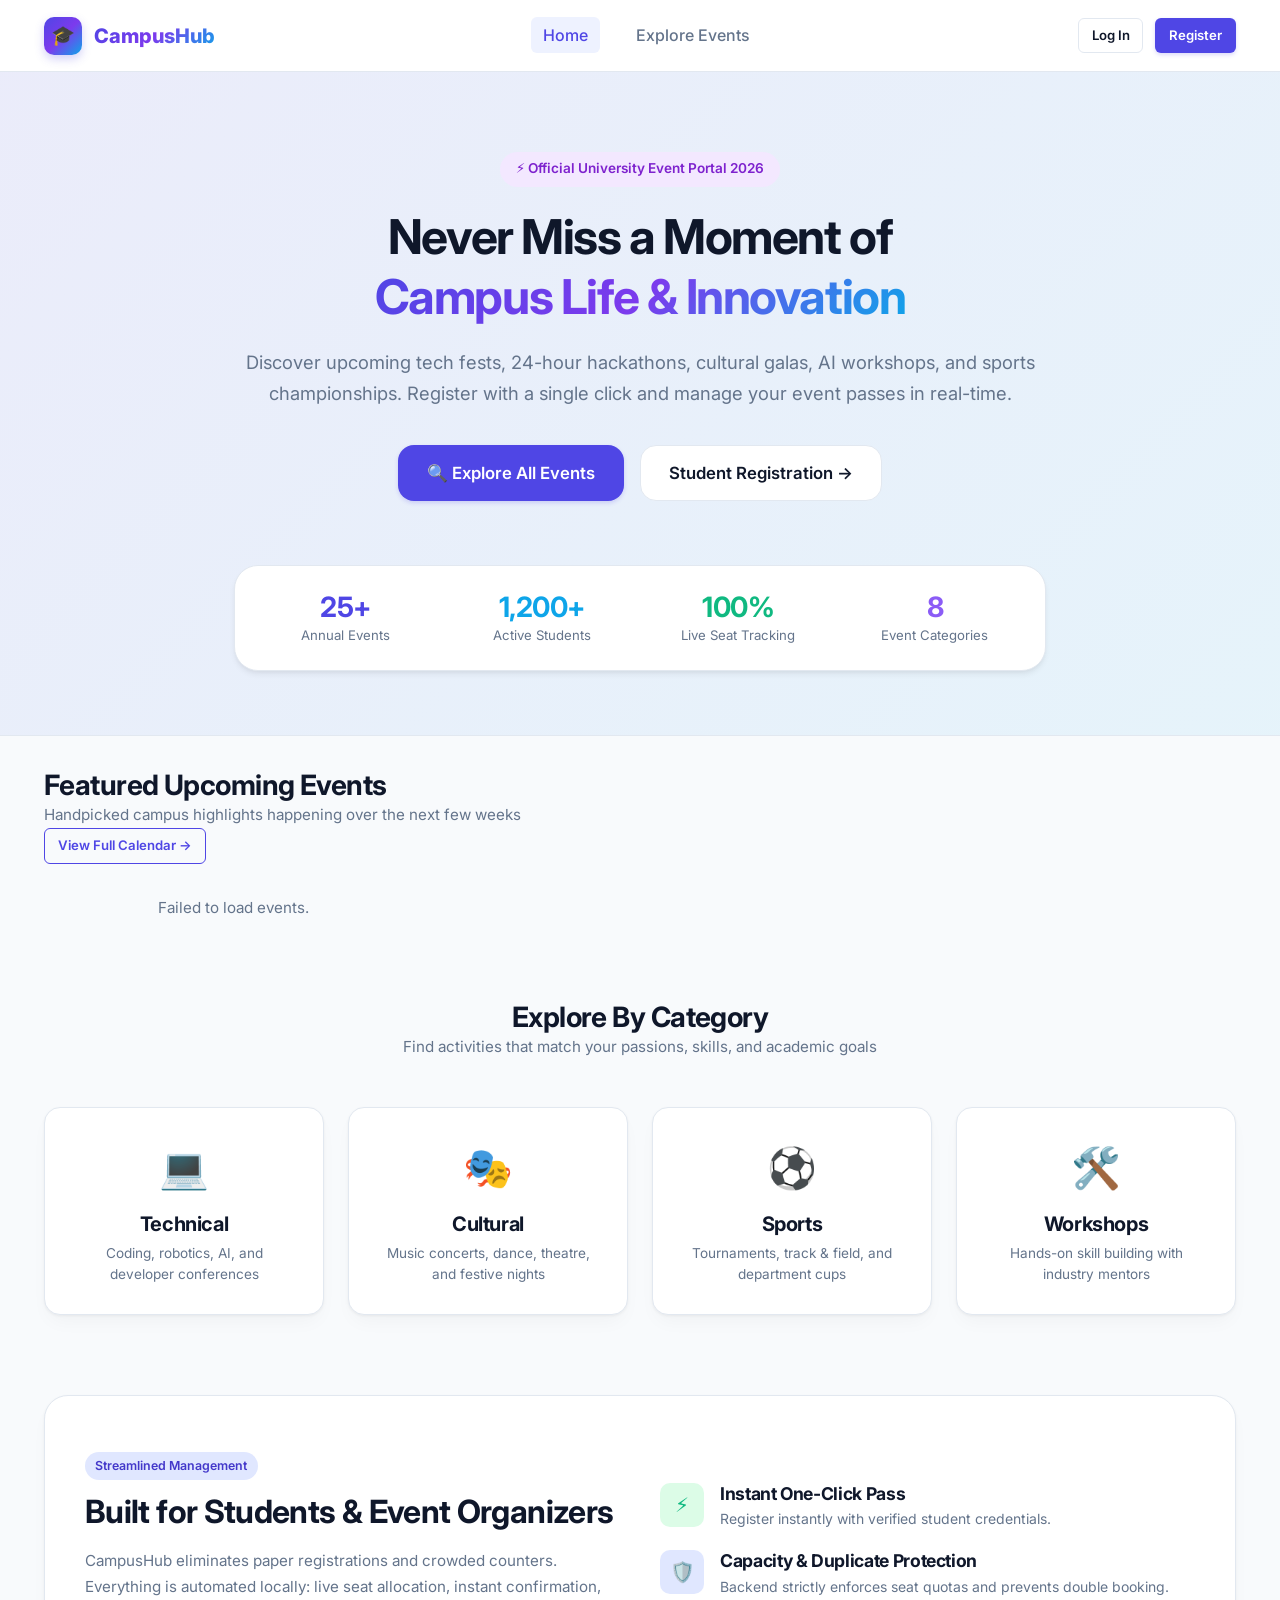
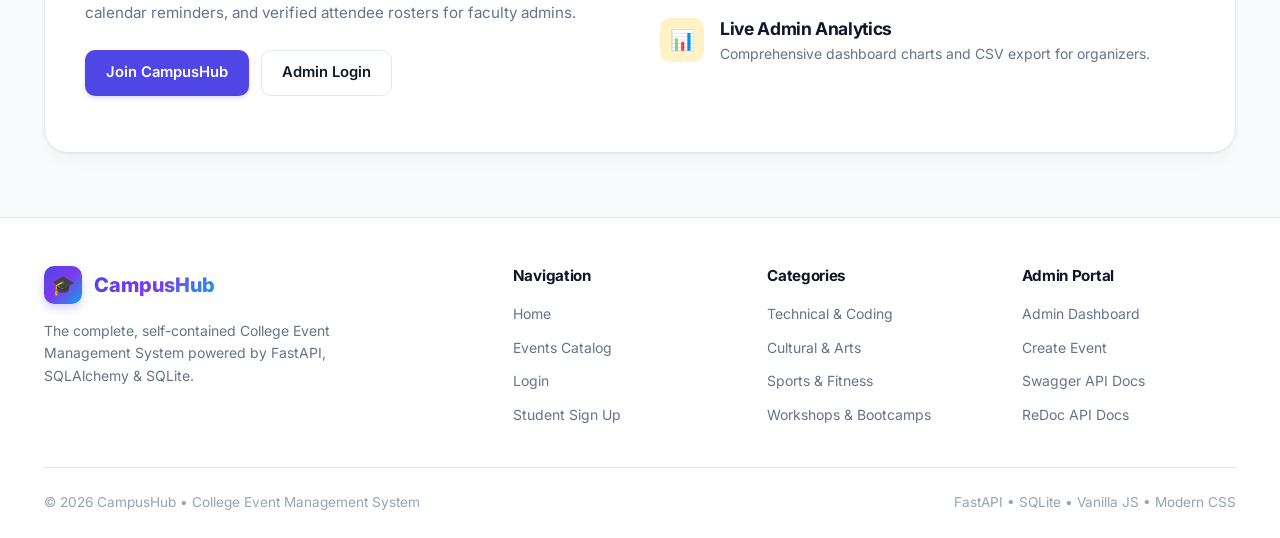
<file: frontend/index.html>
<!DOCTYPE html>
<html lang="en">
<head>
  <meta charset="UTF-8">
  <meta name="viewport" content="width=device-width, initial-scale=1.0">
  <title>CampusHub - College Event Management System</title>
  <meta name="description" content="Discover, register, and manage college events, workshops, hackathons, and sports competitions seamlessly.">
  <link rel="stylesheet" href="css/style.css">
  <link rel="stylesheet" href="css/events.css">
  <link rel="stylesheet" href="css/responsive.css">
</head>
<body>

  <!-- Navigation Bar -->
  <nav class="navbar">
    <div class="container">
      <a href="index.html" class="nav-brand">
        <div class="brand-icon">🎓</div>
        <span class="brand-title">CampusHub</span>
      </a>

      <ul class="nav-links" id="nav-links">
        <!-- Injected dynamically by api.js -->
      </ul>

      <div class="nav-actions" id="nav-actions">
        <!-- Injected dynamically by api.js -->
      </div>

      <button id="mobile-menu-toggle" class="mobile-menu-btn" aria-label="Toggle Navigation">☰</button>
    </div>
  </nav>

  <!-- Hero Section -->
  <header style="background: var(--hero-gradient); padding: 5rem 0 4rem; text-align: center; border-bottom: 1px solid var(--border-light); position: relative; overflow: hidden;">
    <div class="container" style="max-width: 860px;">
      <span class="badge badge-purple" style="font-size: 0.85rem; padding: 0.4rem 1rem; margin-bottom: 1.25rem;">
        ⚡ Official University Event Portal 2026
      </span>
      <h1 style="font-size: 3rem; margin-bottom: 1.25rem; letter-spacing: -0.03em;">
        Never Miss a Moment of <br>
        <span class="brand-title">Campus Life & Innovation</span>
      </h1>
      <p style="font-size: 1.15rem; color: var(--text-muted); margin-bottom: 2.25rem; line-height: 1.7;">
        Discover upcoming tech fests, 24-hour hackathons, cultural galas, AI workshops, and sports championships. Register with a single click and manage your event passes in real-time.
      </p>

      <div style="display: flex; gap: 1rem; justify-content: center; flex-wrap: wrap;">
        <a href="events.html" class="btn btn-primary btn-lg">
          🔍 Explore All Events
        </a>
        <a href="register.html" class="btn btn-secondary btn-lg">
          Student Registration →
        </a>
      </div>

      <!-- Quick Stats Bar -->
      <div style="display: grid; grid-template-columns: repeat(auto-fit, minmax(160px, 1fr)); gap: 1.5rem; margin-top: 4rem; background: #ffffff; padding: 1.5rem; border-radius: var(--radius-xl); border: 1px solid var(--border-light); box-shadow: var(--shadow-md);">
        <div>
          <h3 style="font-size: 1.75rem; color: var(--primary);">25+</h3>
          <p style="font-size: 0.825rem; margin: 0;">Annual Events</p>
        </div>
        <div>
          <h3 style="font-size: 1.75rem; color: var(--secondary);">1,200+</h3>
          <p style="font-size: 0.825rem; margin: 0;">Active Students</p>
        </div>
        <div>
          <h3 style="font-size: 1.75rem; color: var(--success);">100%</h3>
          <p style="font-size: 0.825rem; margin: 0;">Live Seat Tracking</p>
        </div>
        <div>
          <h3 style="font-size: 1.75rem; color: var(--accent);">8</h3>
          <p style="font-size: 0.825rem; margin: 0;">Event Categories</p>
        </div>
      </div>
    </div>
  </header>

  <!-- Main Section: Featured Events -->
  <main class="main-content">
    <div class="container">
      <div class="section-header" style="margin-bottom: 2rem;">
        <div>
          <h2>Featured Upcoming Events</h2>
          <p>Handpicked campus highlights happening over the next few weeks</p>
        </div>
        <a href="events.html" class="btn btn-outline-primary btn-sm">View Full Calendar →</a>
      </div>

      <div id="featured-events-grid" class="events-grid">
        <div class="spinner"></div>
      </div>

      <!-- Category Spotlight -->
      <section style="margin-top: 5rem;">
        <div style="text-align: center; margin-bottom: 3rem;">
          <h2>Explore By Category</h2>
          <p>Find activities that match your passions, skills, and academic goals</p>
        </div>

        <div style="display: grid; grid-template-columns: repeat(auto-fit, minmax(240px, 1fr)); gap: 1.5rem;">
          <a href="events.html?category=Technical" class="card" style="padding: 1.75rem; text-align: center; text-decoration: none; color: inherit;">
            <div style="font-size: 2.5rem; margin-bottom: 0.75rem;">💻</div>
            <h3 style="margin-bottom: 0.35rem;">Technical</h3>
            <p style="font-size: 0.85rem;">Coding, robotics, AI, and developer conferences</p>
          </a>

          <a href="events.html?category=Cultural" class="card" style="padding: 1.75rem; text-align: center; text-decoration: none; color: inherit;">
            <div style="font-size: 2.5rem; margin-bottom: 0.75rem;">🎭</div>
            <h3 style="margin-bottom: 0.35rem;">Cultural</h3>
            <p style="font-size: 0.85rem;">Music concerts, dance, theatre, and festive nights</p>
          </a>

          <a href="events.html?category=Sports" class="card" style="padding: 1.75rem; text-align: center; text-decoration: none; color: inherit;">
            <div style="font-size: 2.5rem; margin-bottom: 0.75rem;">⚽</div>
            <h3 style="margin-bottom: 0.35rem;">Sports</h3>
            <p style="font-size: 0.85rem;">Tournaments, track & field, and department cups</p>
          </a>

          <a href="events.html?category=Workshop" class="card" style="padding: 1.75rem; text-align: center; text-decoration: none; color: inherit;">
            <div style="font-size: 2.5rem; margin-bottom: 0.75rem;">🛠️</div>
            <h3 style="margin-bottom: 0.35rem;">Workshops</h3>
            <p style="font-size: 0.85rem;">Hands-on skill building with industry mentors</p>
          </a>
        </div>
      </section>

      <!-- Why CampusHub Card -->
      <section style="margin-top: 5rem; background: #ffffff; border: 1px solid var(--border-light); border-radius: var(--radius-xl); padding: 3.5rem 2.5rem; box-shadow: var(--shadow-card);">
        <div style="display: grid; grid-template-columns: repeat(auto-fit, minmax(280px, 1fr)); gap: 2.5rem; align-items: center;">
          <div>
            <span class="badge badge-primary" style="margin-bottom: 0.75rem;">Streamlined Management</span>
            <h2 style="font-size: 2rem; margin-bottom: 1rem;">Built for Students & Event Organizers</h2>
            <p style="line-height: 1.7; margin-bottom: 1.5rem;">
              CampusHub eliminates paper registrations and crowded counters. Everything is automated locally: live seat allocation, instant confirmation, calendar reminders, and verified attendee rosters for faculty admins.
            </p>
            <div style="display: flex; gap: 0.75rem;">
              <a href="register.html" class="btn btn-primary">Join CampusHub</a>
              <a href="login.html" class="btn btn-secondary">Admin Login</a>
            </div>
          </div>

          <div style="display: flex; flex-direction: column; gap: 1.25rem;">
            <div style="display: flex; gap: 1rem; align-items: flex-start;">
              <div style="width: 44px; height: 44px; border-radius: var(--radius-md); background: #dcfce7; color: #10b981; display: flex; align-items: center; justify-content: center; font-size: 1.25rem; flex-shrink: 0;">⚡</div>
              <div>
                <h4 style="margin-bottom: 0.2rem;">Instant One-Click Pass</h4>
                <p style="font-size: 0.875rem;">Register instantly with verified student credentials.</p>
              </div>
            </div>

            <div style="display: flex; gap: 1rem; align-items: flex-start;">
              <div style="width: 44px; height: 44px; border-radius: var(--radius-md); background: #e0e7ff; color: #4f46e5; display: flex; align-items: center; justify-content: center; font-size: 1.25rem; flex-shrink: 0;">🛡️</div>
              <div>
                <h4 style="margin-bottom: 0.2rem;">Capacity & Duplicate Protection</h4>
                <p style="font-size: 0.875rem;">Backend strictly enforces seat quotas and prevents double booking.</p>
              </div>
            </div>

            <div style="display: flex; gap: 1rem; align-items: flex-start;">
              <div style="width: 44px; height: 44px; border-radius: var(--radius-md); background: #fef3c7; color: #f59e0b; display: flex; align-items: center; justify-content: center; font-size: 1.25rem; flex-shrink: 0;">📊</div>
              <div>
                <h4 style="margin-bottom: 0.2rem;">Live Admin Analytics</h4>
                <p style="font-size: 0.875rem;">Comprehensive dashboard charts and CSV export for organizers.</p>
              </div>
            </div>
          </div>
        </div>
      </section>
    </div>
  </main>

  <!-- Footer -->
  <footer class="footer">
    <div class="container">
      <div class="footer-grid">
        <div class="footer-col">
          <div class="nav-brand" style="margin-bottom: 1rem;">
            <div class="brand-icon">🎓</div>
            <span class="brand-title">CampusHub</span>
          </div>
          <p style="font-size: 0.875rem; max-width: 320px;">
            The complete, self-contained College Event Management System powered by FastAPI, SQLAlchemy & SQLite.
          </p>
        </div>

        <div class="footer-col">
          <h4>Navigation</h4>
          <ul class="footer-links">
            <li><a href="index.html">Home</a></li>
            <li><a href="events.html">Events Catalog</a></li>
            <li><a href="login.html">Login</a></li>
            <li><a href="register.html">Student Sign Up</a></li>
          </ul>
        </div>

        <div class="footer-col">
          <h4>Categories</h4>
          <ul class="footer-links">
            <li><a href="events.html?category=Technical">Technical & Coding</a></li>
            <li><a href="events.html?category=Cultural">Cultural & Arts</a></li>
            <li><a href="events.html?category=Sports">Sports & Fitness</a></li>
            <li><a href="events.html?category=Workshop">Workshops & Bootcamps</a></li>
          </ul>
        </div>

        <div class="footer-col">
          <h4>Admin Portal</h4>
          <ul class="footer-links">
            <li><a href="admin-dashboard.html">Admin Dashboard</a></li>
            <li><a href="create-event.html">Create Event</a></li>
            <li><a href="http://127.0.0.1:8000/docs" target="_blank">Swagger API Docs</a></li>
            <li><a href="http://127.0.0.1:8000/redoc" target="_blank">ReDoc API Docs</a></li>
          </ul>
        </div>
      </div>

      <div class="footer-bottom">
        <div>© 2026 CampusHub • College Event Management System</div>
        <div>FastAPI • SQLite • Vanilla JS • Modern CSS</div>
      </div>
    </div>
  </footer>

  <script src="js/api.js"></script>
  <script src="js/events.js"></script>
  <script>
    document.addEventListener("DOMContentLoaded", async () => {
      const grid = document.getElementById("featured-events-grid");
      try {
        const events = await api.get("/api/events", { date_filter: "upcoming" });
        renderEventsGrid(events.slice(0, 6), grid);
      } catch (err) {
        grid.innerHTML = `<p style="text-align: center; color: var(--text-muted);">Failed to load events.</p>`;
      }
    });
  </script>
</body>
</html>
</file>
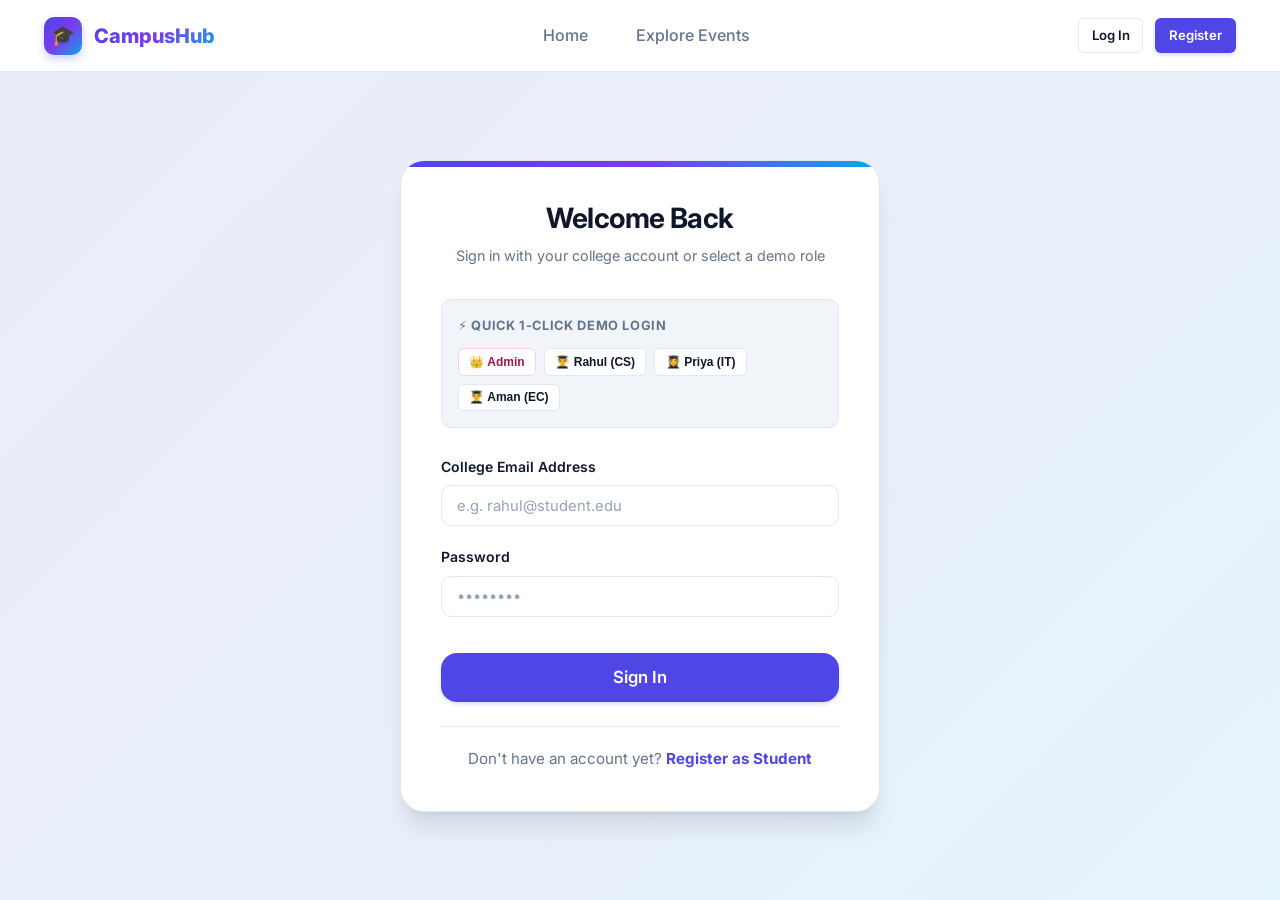
<file: frontend/create-event.html>
<!DOCTYPE html>
<html lang="en">
<head>
  <meta charset="UTF-8">
  <meta name="viewport" content="width=device-width, initial-scale=1.0">
  <title>Create Event - CampusHub Admin</title>
  <link rel="stylesheet" href="css/style.css">
  <link rel="stylesheet" href="css/admin.css">
  <link rel="stylesheet" href="css/responsive.css">
</head>
<body>

  <!-- Navigation Bar -->
  <nav class="navbar">
    <div class="container">
      <a href="index.html" class="nav-brand">
        <div class="brand-icon">🎓</div>
        <span class="brand-title">CampusHub</span>
        <span class="badge badge-purple" style="margin-left: 0.5rem;">Admin</span>
      </a>

      <ul class="nav-links" id="nav-links">
        <!-- Injected dynamically by api.js -->
      </ul>

      <div class="nav-actions" id="nav-actions">
        <!-- Injected dynamically by api.js -->
      </div>

      <button id="mobile-menu-toggle" class="mobile-menu-btn" aria-label="Toggle Navigation">☰</button>
    </div>
  </nav>

  <div class="admin-layout">
    <aside class="admin-sidebar">
      <div class="admin-sidebar-title">Admin Management</div>
      <a href="admin-dashboard.html" class="admin-nav-item">
        <span class="admin-nav-icon">📊</span>
        <span>Overview & Stats</span>
      </a>
      <a href="create-event.html" class="admin-nav-item active">
        <span class="admin-nav-icon">➕</span>
        <span>Create New Event</span>
      </a>
      <a href="events.html" class="admin-nav-item" target="_blank">
        <span class="admin-nav-icon">🌐</span>
        <span>Public Catalog ↗</span>
      </a>
    </aside>

    <main class="admin-main">
      <div style="max-width: 800px; margin: 0 auto;">
        <div style="margin-bottom: 1.5rem; display: flex; align-items: center; justify-content: space-between;">
          <div>
            <h1>Create College Event</h1>
            <p>Publish a new workshop, festival, seminar, or competition.</p>
          </div>
          <a href="admin-dashboard.html" class="btn btn-secondary btn-sm">← Back to Dashboard</a>
        </div>

        <div class="card">
          <div class="card-body">
            <form id="create-event-form" onsubmit="handleCreateEvent(event)">
              <div class="form-group">
                <label class="form-label" for="title">Event Title *</label>
                <input type="text" id="title" class="form-control" placeholder="e.g. AI & Robotics Hackathon 2026" required minlength="2">
              </div>

              <div class="form-row">
                <div class="form-group">
                  <label class="form-label" for="category">Category *</label>
                  <select id="category" class="form-select" required>
                    <option value="">Select Category</option>
                    <option value="Technical">Technical</option>
                    <option value="Hackathon">Hackathon</option>
                    <option value="Workshop">Workshop</option>
                    <option value="Cultural">Cultural</option>
                    <option value="Sports">Sports</option>
                    <option value="Seminar">Seminar</option>
                    <option value="Competition">Competition</option>
                    <option value="Other">Other</option>
                  </select>
                </div>

                <div class="form-group">
                  <label class="form-label" for="organizer">Organizer / Department *</label>
                  <input type="text" id="organizer" class="form-control" placeholder="e.g. Dept of Computer Science & IEEE" required minlength="2">
                </div>
              </div>

              <div class="form-group">
                <label class="form-label" for="description">Detailed Description *</label>
                <textarea id="description" class="form-control" rows="4" placeholder="Provide schedule breakdown, eligibility, rules, prizes, or prerequisites..." required minlength="10"></textarea>
              </div>

              <div class="form-row">
                <div class="form-group">
                  <label class="form-label" for="venue">Event Venue / Room *</label>
                  <input type="text" id="venue" class="form-control" placeholder="e.g. Main Auditorium / Lab 3" required>
                </div>

                <div class="form-group">
                  <label class="form-label" for="capacity">Maximum Seat Capacity *</label>
                  <input type="number" id="capacity" class="form-control" placeholder="e.g. 100" required min="1" max="10000" value="50">
                </div>
              </div>

              <div class="form-row">
                <div class="form-group">
                  <label class="form-label" for="event_date">Event Date *</label>
                  <input type="date" id="event_date" class="form-control" required>
                </div>

                <div class="form-group">
                  <label class="form-label" for="start_time">Start Time *</label>
                  <input type="time" id="start_time" class="form-control" required value="10:00">
                </div>

                <div class="form-group">
                  <label class="form-label" for="end_time">End Time *</label>
                  <input type="time" id="end_time" class="form-control" required value="16:00">
                </div>
              </div>

              <div class="form-group">
                <label class="form-label" for="image_url">Cover Image URL (Optional)</label>
                <input 
                  type="url" 
                  id="image_url" 
                  class="form-control" 
                  placeholder="https://images.unsplash.com/..."
                  oninput="updateImagePreview(this.value)"
                >
                <p class="form-text">Paste a web image link or leave empty to use category default.</p>
                <img id="image-preview" src="" alt="Preview" style="display: none; width: 100%; max-height: 200px; object-fit: cover; border-radius: var(--radius-md); margin-top: 0.75rem; border: 1px solid var(--border-light);">
              </div>

              <div style="display: flex; justify-content: flex-end; gap: 0.75rem; margin-top: 2rem;">
                <a href="admin-dashboard.html" class="btn btn-secondary">Cancel</a>
                <button type="submit" class="btn btn-primary btn-lg">Publish Event</button>
              </div>
            </form>
          </div>
        </div>
      </div>
    </main>
  </div>

  <script src="js/api.js"></script>
  <script src="js/auth.js"></script>
  <script src="js/admin.js"></script>
  <script>
    document.addEventListener("DOMContentLoaded", () => {
      if (requireAuth("ADMIN")) {
        // Set min date to today
        const todayStr = new Date().toISOString().split("T")[0];
        document.getElementById("event_date").min = todayStr;
        document.getElementById("event_date").value = todayStr;
      }
    });
  </script>
</body>
</html>
</file>
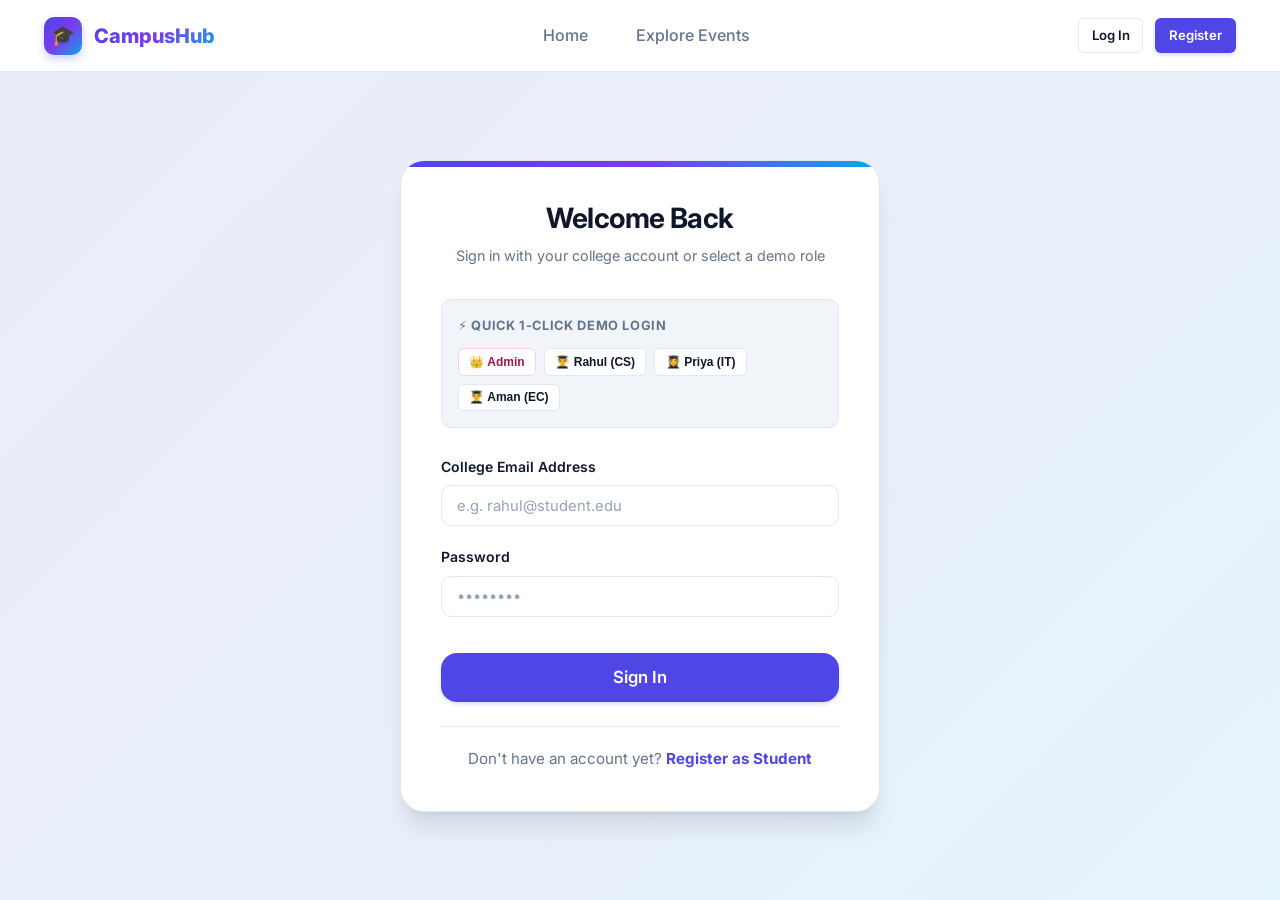
<file: frontend/dashboard.html>
<!DOCTYPE html>
<html lang="en">
<head>
  <meta charset="UTF-8">
  <meta name="viewport" content="width=device-width, initial-scale=1.0">
  <title>Student Dashboard - CampusHub</title>
  <link rel="stylesheet" href="css/style.css">
  <link rel="stylesheet" href="css/dashboard.css">
  <link rel="stylesheet" href="css/events.css">
  <link rel="stylesheet" href="css/responsive.css">
</head>
<body>

  <!-- Navigation Bar -->
  <nav class="navbar">
    <div class="container">
      <a href="index.html" class="nav-brand">
        <div class="brand-icon">🎓</div>
        <span class="brand-title">CampusHub</span>
      </a>

      <ul class="nav-links" id="nav-links">
        <!-- Injected dynamically by api.js -->
      </ul>

      <div class="nav-actions" id="nav-actions">
        <!-- Injected dynamically by api.js -->
      </div>

      <button id="mobile-menu-toggle" class="mobile-menu-btn" aria-label="Toggle Navigation">☰</button>
    </div>
  </nav>

  <main class="main-content">
    <div class="container">
      <!-- Welcome Hero -->
      <div class="dashboard-hero">
        <h1 id="dashboard-greeting">Welcome back! 👋</h1>
        <p id="dashboard-dept">Explore new workshops, check your upcoming registrations, and manage your campus passes.</p>
        
        <div class="quick-actions">
          <a href="events.html" class="btn btn-secondary">
            🔍 Browse Events
          </a>
          <a href="my-registrations.html" class="btn btn-secondary">
            🎟️ My Registrations
          </a>
          <a href="profile.html" class="btn btn-secondary">
            👤 View Profile
          </a>
        </div>
      </div>

      <!-- Stats Grid -->
      <div class="stats-grid">
        <div class="stat-card">
          <div class="stat-icon-wrapper stat-icon-primary">📅</div>
          <div class="stat-details">
            <h3 id="stat-total-upcoming">--</h3>
            <p>Total Upcoming Events</p>
          </div>
        </div>

        <div class="stat-card">
          <div class="stat-icon-wrapper stat-icon-success">🎟️</div>
          <div class="stat-details">
            <h3 id="stat-my-regs">--</h3>
            <p>My Active Registrations</p>
          </div>
        </div>

        <div class="stat-card">
          <div class="stat-icon-wrapper stat-icon-purple">⏳</div>
          <div class="stat-details">
            <h3 id="stat-upcoming-regs">--</h3>
            <p>Upcoming Registered Events</p>
          </div>
        </div>
      </div>

      <!-- Next Registered Event Highlight -->
      <div id="next-event-spotlight">
        <div class="spinner"></div>
      </div>

      <!-- Upcoming Events Preview Section -->
      <div class="section-header" style="margin-top: 3rem;">
        <div>
          <h2>Explore What's Happening Next</h2>
          <p>Don't miss out on trending campus workshops and festivals</p>
        </div>
        <a href="events.html" class="btn btn-outline-primary btn-sm">View All Events →</a>
      </div>

      <div id="dashboard-events-preview" class="events-grid">
        <div class="spinner"></div>
      </div>
    </div>
  </main>

  <footer class="footer">
    <div class="container">
      <div class="footer-bottom">
        <div>© 2026 CampusHub • College Event Management System</div>
        <div>FastAPI • SQLite • Vanilla JS • Modern CSS</div>
      </div>
    </div>
  </footer>

  <script src="js/api.js"></script>
  <script src="js/auth.js"></script>
  <script src="js/events.js"></script>
  <script src="js/dashboard.js"></script>
  <script>
    document.addEventListener("DOMContentLoaded", () => {
      if (requireAuth("STUDENT")) {
        loadStudentDashboard();
      }
    });
  </script>
</body>
</html>
</file>
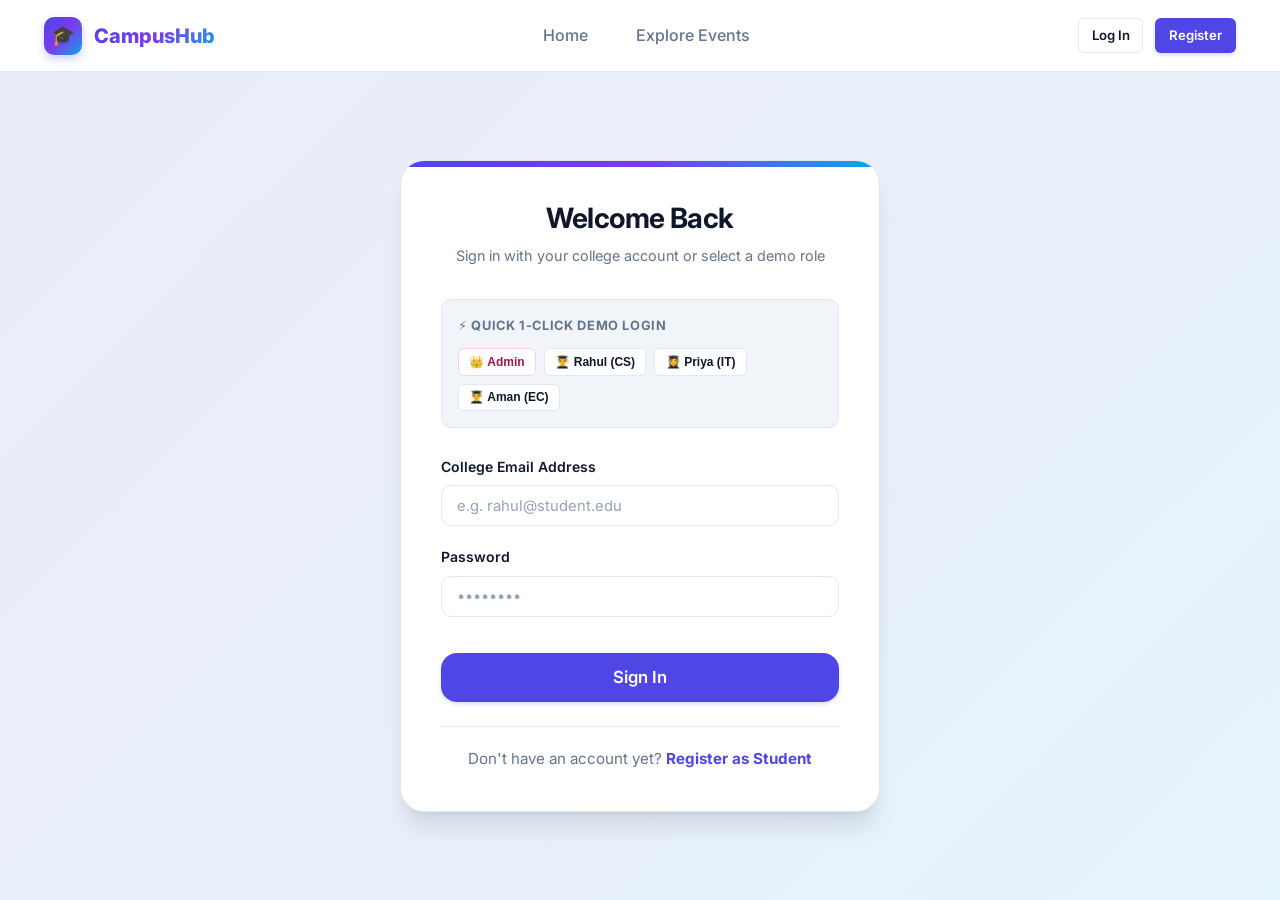
<file: frontend/edit-event.html>
<!DOCTYPE html>
<html lang="en">
<head>
  <meta charset="UTF-8">
  <meta name="viewport" content="width=device-width, initial-scale=1.0">
  <title>Edit Event - CampusHub Admin</title>
  <link rel="stylesheet" href="css/style.css">
  <link rel="stylesheet" href="css/admin.css">
  <link rel="stylesheet" href="css/responsive.css">
</head>
<body>

  <!-- Navigation Bar -->
  <nav class="navbar">
    <div class="container">
      <a href="index.html" class="nav-brand">
        <div class="brand-icon">🎓</div>
        <span class="brand-title">CampusHub</span>
        <span class="badge badge-purple" style="margin-left: 0.5rem;">Admin</span>
      </a>

      <ul class="nav-links" id="nav-links">
        <!-- Injected dynamically by api.js -->
      </ul>

      <div class="nav-actions" id="nav-actions">
        <!-- Injected dynamically by api.js -->
      </div>

      <button id="mobile-menu-toggle" class="mobile-menu-btn" aria-label="Toggle Navigation">☰</button>
    </div>
  </nav>

  <div class="admin-layout">
    <aside class="admin-sidebar">
      <div class="admin-sidebar-title">Admin Management</div>
      <a href="admin-dashboard.html" class="admin-nav-item">
        <span class="admin-nav-icon">📊</span>
        <span>Overview & Stats</span>
      </a>
      <a href="create-event.html" class="admin-nav-item">
        <span class="admin-nav-icon">➕</span>
        <span>Create New Event</span>
      </a>
    </aside>

    <main class="admin-main">
      <div style="max-width: 800px; margin: 0 auto;">
        <div style="margin-bottom: 1.5rem; display: flex; align-items: center; justify-content: space-between;">
          <div>
            <h1>Edit Event Details</h1>
            <p>Update venue, date, capacity limits, or description.</p>
          </div>
          <a href="admin-dashboard.html" class="btn btn-secondary btn-sm">← Back to Dashboard</a>
        </div>

        <div class="card">
          <div class="card-body">
            <form id="edit-event-form" onsubmit="handleEditEvent(event)">
              <input type="hidden" id="event-id" value="">

              <div class="form-group">
                <label class="form-label" for="title">Event Title *</label>
                <input type="text" id="title" class="form-control" required minlength="2">
              </div>

              <div class="form-row">
                <div class="form-group">
                  <label class="form-label" for="category">Category *</label>
                  <select id="category" class="form-select" required>
                    <option value="Technical">Technical</option>
                    <option value="Hackathon">Hackathon</option>
                    <option value="Workshop">Workshop</option>
                    <option value="Cultural">Cultural</option>
                    <option value="Sports">Sports</option>
                    <option value="Seminar">Seminar</option>
                    <option value="Competition">Competition</option>
                    <option value="Other">Other</option>
                  </select>
                </div>

                <div class="form-group">
                  <label class="form-label" for="organizer">Organizer / Department *</label>
                  <input type="text" id="organizer" class="form-control" required minlength="2">
                </div>
              </div>

              <div class="form-group">
                <label class="form-label" for="description">Detailed Description *</label>
                <textarea id="description" class="form-control" rows="4" required minlength="10"></textarea>
              </div>

              <div class="form-row">
                <div class="form-group">
                  <label class="form-label" for="venue">Event Venue / Room *</label>
                  <input type="text" id="venue" class="form-control" required>
                </div>

                <div class="form-group">
                  <label class="form-label" for="capacity">Maximum Seat Capacity *</label>
                  <input type="number" id="capacity" class="form-control" required min="1" max="10000">
                </div>
              </div>

              <div class="form-row">
                <div class="form-group">
                  <label class="form-label" for="event_date">Event Date *</label>
                  <input type="date" id="event_date" class="form-control" required>
                </div>

                <div class="form-group">
                  <label class="form-label" for="start_time">Start Time *</label>
                  <input type="time" id="start_time" class="form-control" required>
                </div>

                <div class="form-group">
                  <label class="form-label" for="end_time">End Time *</label>
                  <input type="time" id="end_time" class="form-control" required>
                </div>
              </div>

              <div class="form-group">
                <label class="form-label" for="image_url">Cover Image URL</label>
                <input 
                  type="url" 
                  id="image_url" 
                  class="form-control" 
                  placeholder="https://images.unsplash.com/..."
                  oninput="updateImagePreview(this.value)"
                >
                <img id="image-preview" src="" alt="Preview" style="display: none; width: 100%; max-height: 200px; object-fit: cover; border-radius: var(--radius-md); margin-top: 0.75rem; border: 1px solid var(--border-light);">
              </div>

              <div style="display: flex; justify-content: flex-end; gap: 0.75rem; margin-top: 2rem;">
                <a href="admin-dashboard.html" class="btn btn-secondary">Cancel</a>
                <button type="submit" class="btn btn-primary btn-lg">Save Changes</button>
              </div>
            </form>
          </div>
        </div>
      </div>
    </main>
  </div>

  <script src="js/api.js"></script>
  <script src="js/auth.js"></script>
  <script src="js/admin.js"></script>
  <script>
    document.addEventListener("DOMContentLoaded", () => {
      if (requireAuth("ADMIN")) {
        loadEventForEdit();
      }
    });
  </script>
</body>
</html>
</file>
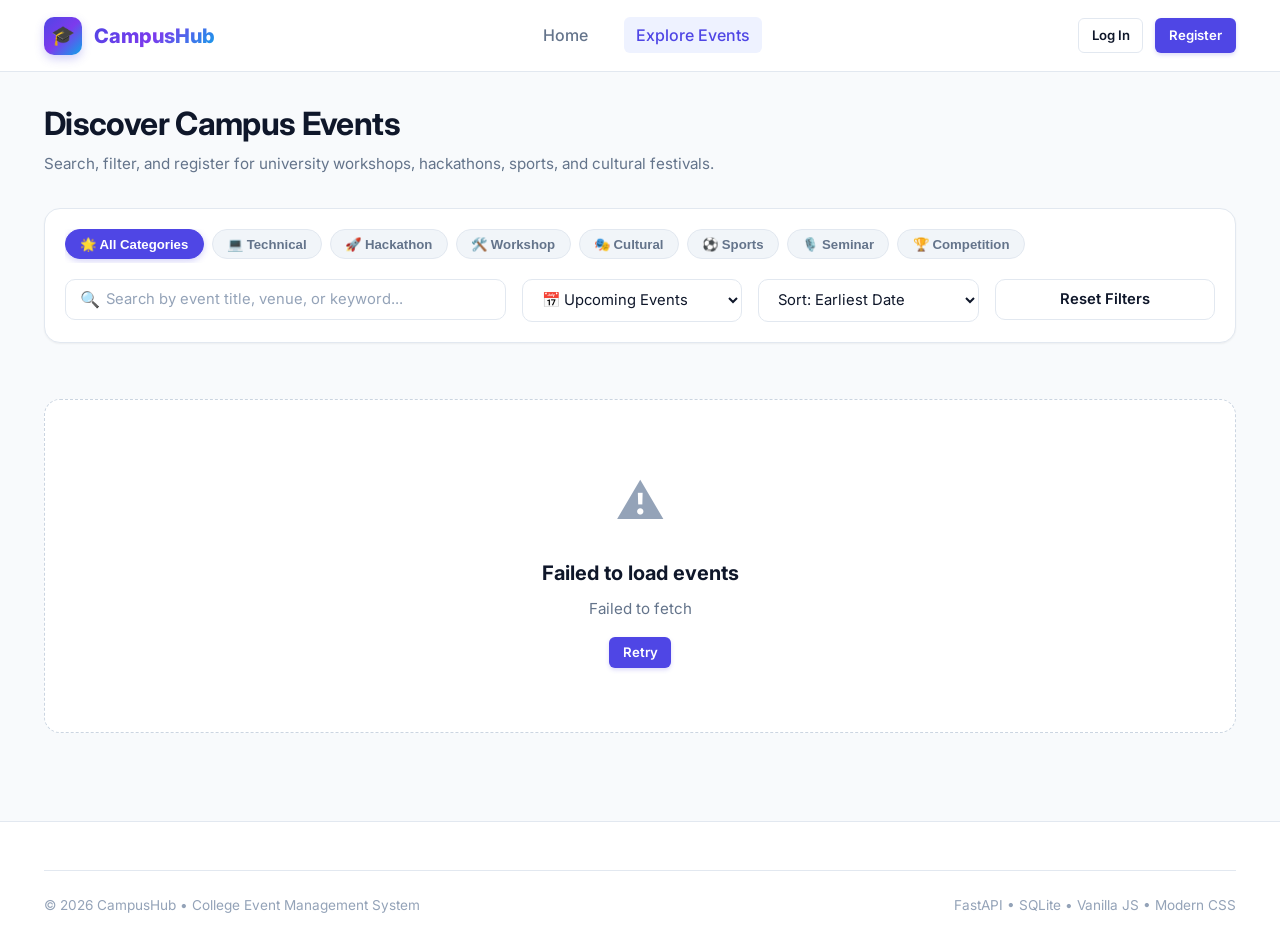
<file: frontend/event-details.html>
<!DOCTYPE html>
<html lang="en">
<head>
  <meta charset="UTF-8">
  <meta name="viewport" content="width=device-width, initial-scale=1.0">
  <title>Event Details - CampusHub</title>
  <link rel="stylesheet" href="css/style.css">
  <link rel="stylesheet" href="css/events.css">
  <link rel="stylesheet" href="css/responsive.css">
</head>
<body>

  <!-- Navigation Bar -->
  <nav class="navbar">
    <div class="container">
      <a href="index.html" class="nav-brand">
        <div class="brand-icon">🎓</div>
        <span class="brand-title">CampusHub</span>
      </a>

      <ul class="nav-links" id="nav-links">
        <!-- Injected dynamically by api.js -->
      </ul>

      <div class="nav-actions" id="nav-actions">
        <!-- Injected dynamically by api.js -->
      </div>

      <button id="mobile-menu-toggle" class="mobile-menu-btn" aria-label="Toggle Navigation">☰</button>
    </div>
  </nav>

  <main class="main-content">
    <div class="container">
      <div style="margin-bottom: 1.5rem;">
        <a href="events.html" class="btn btn-secondary btn-sm">
          ← Back to Events Catalog
        </a>
      </div>

      <div id="event-details-container">
        <div class="spinner"></div>
      </div>
    </div>
  </main>

  <footer class="footer">
    <div class="container">
      <div class="footer-bottom">
        <div>© 2026 CampusHub • College Event Management System</div>
        <div>FastAPI • SQLite • Vanilla JS • Modern CSS</div>
      </div>
    </div>
  </footer>

  <script src="js/api.js"></script>
  <script src="js/events.js"></script>
  <script>
    document.addEventListener("DOMContentLoaded", () => {
      loadEventDetailsPage();
    });
  </script>
</body>
</html>
</file>
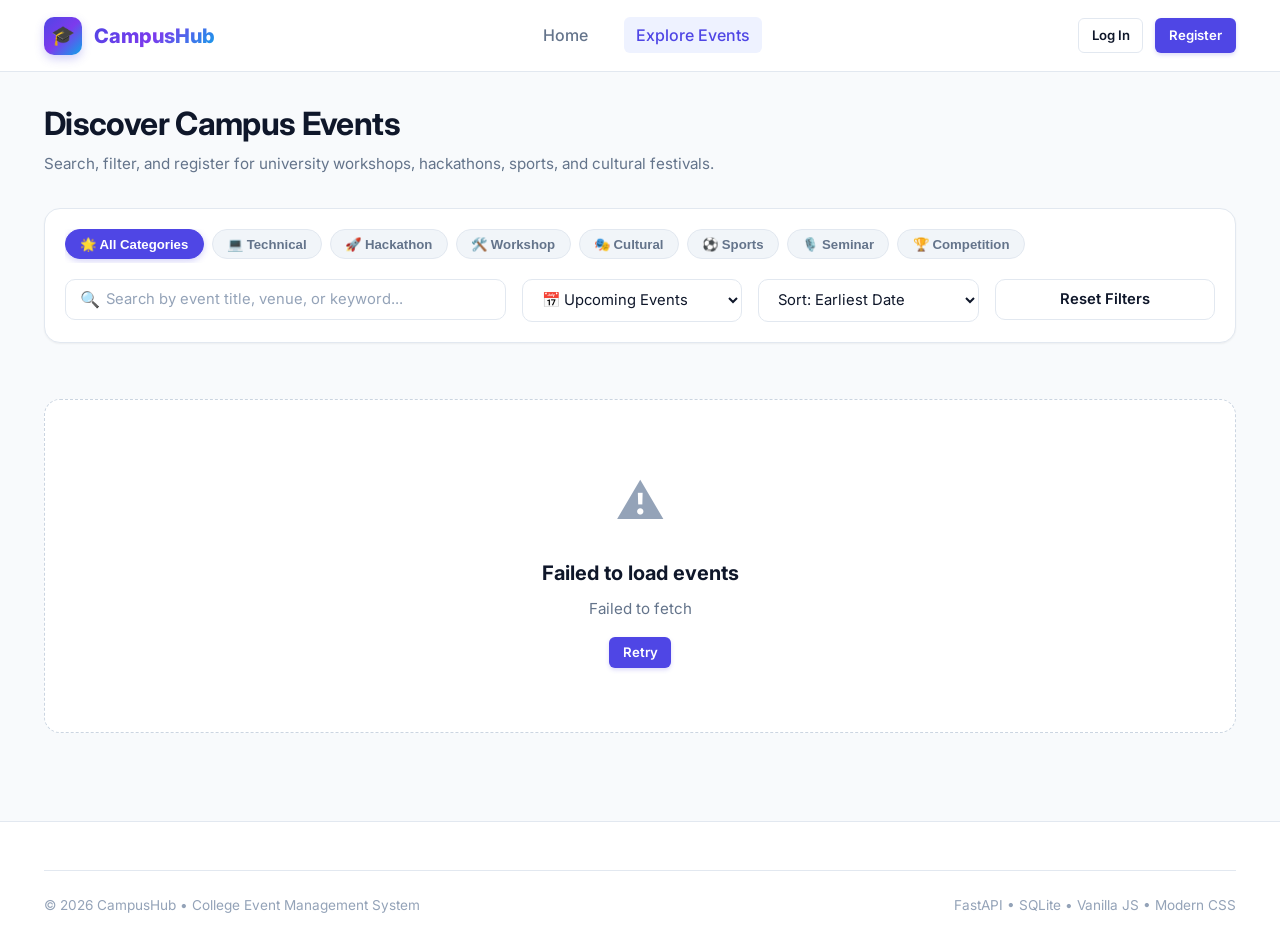
<file: frontend/events.html>
<!DOCTYPE html>
<html lang="en">
<head>
  <meta charset="UTF-8">
  <meta name="viewport" content="width=device-width, initial-scale=1.0">
  <title>Explore Events - CampusHub</title>
  <link rel="stylesheet" href="css/style.css">
  <link rel="stylesheet" href="css/events.css">
  <link rel="stylesheet" href="css/responsive.css">
</head>
<body>

  <!-- Navigation Bar -->
  <nav class="navbar">
    <div class="container">
      <a href="index.html" class="nav-brand">
        <div class="brand-icon">🎓</div>
        <span class="brand-title">CampusHub</span>
      </a>

      <ul class="nav-links" id="nav-links">
        <!-- Injected dynamically by api.js -->
      </ul>

      <div class="nav-actions" id="nav-actions">
        <!-- Injected dynamically by api.js -->
      </div>

      <button id="mobile-menu-toggle" class="mobile-menu-btn" aria-label="Toggle Navigation">☰</button>
    </div>
  </nav>

  <main class="main-content">
    <div class="container">
      <div class="events-header">
        <h1>Discover Campus Events</h1>
        <p>Search, filter, and register for university workshops, hackathons, sports, and cultural festivals.</p>
      </div>

      <!-- Search & Filters Toolbar -->
      <div class="filter-bar">
        <!-- Category Filter Chips -->
        <div class="category-chips">
          <button class="category-chip active" onclick="setCategoryFilter('All', this)">🌟 All Categories</button>
          <button class="category-chip" onclick="setCategoryFilter('Technical', this)">💻 Technical</button>
          <button class="category-chip" onclick="setCategoryFilter('Hackathon', this)">🚀 Hackathon</button>
          <button class="category-chip" onclick="setCategoryFilter('Workshop', this)">🛠️ Workshop</button>
          <button class="category-chip" onclick="setCategoryFilter('Cultural', this)">🎭 Cultural</button>
          <button class="category-chip" onclick="setCategoryFilter('Sports', this)">⚽ Sports</button>
          <button class="category-chip" onclick="setCategoryFilter('Seminar', this)">🎙️ Seminar</button>
          <button class="category-chip" onclick="setCategoryFilter('Competition', this)">🏆 Competition</button>
        </div>

        <div class="filter-controls">
          <div class="search-input-wrapper">
            <span class="search-icon">🔍</span>
            <input 
              type="text" 
              id="search-input" 
              class="form-control" 
              placeholder="Search by event title, venue, or keyword..."
            >
          </div>

          <div>
            <select id="date-filter" class="form-select">
              <option value="upcoming">📅 Upcoming Events</option>
              <option value="all">🌐 All Events</option>
              <option value="past">⏳ Past Events</option>
            </select>
          </div>

          <div>
            <select id="sort-select" class="form-select">
              <option value="date_asc">Sort: Earliest Date</option>
              <option value="date_desc">Sort: Latest Date</option>
            </select>
          </div>

          <div>
            <button class="btn btn-secondary btn-full" onclick="resetFilters()">
              Reset Filters
            </button>
          </div>
        </div>
      </div>

      <!-- Events Grid -->
      <div id="events-grid" class="events-grid">
        <div class="spinner"></div>
      </div>
    </div>
  </main>

  <footer class="footer">
    <div class="container">
      <div class="footer-bottom">
        <div>© 2026 CampusHub • College Event Management System</div>
        <div>FastAPI • SQLite • Vanilla JS • Modern CSS</div>
      </div>
    </div>
  </footer>

  <script src="js/api.js"></script>
  <script src="js/events.js"></script>
  <script>
    function resetFilters() {
      const searchInput = document.getElementById("search-input");
      const dateFilter = document.getElementById("date-filter");
      const sortSelect = document.getElementById("sort-select");

      if (searchInput) searchInput.value = "";
      if (dateFilter) dateFilter.value = "upcoming";
      if (sortSelect) sortSelect.value = "date_asc";

      // Reset active chip
      document.querySelectorAll(".category-chip").forEach((chip, index) => {
        chip.classList.toggle("active", index === 0);
      });
      currentCategoryFilter = "All";

      loadEventsCatalog();
    }

    document.addEventListener("DOMContentLoaded", () => {
      // Check if category is passed via URL query params
      const urlParams = new URLSearchParams(window.location.search);
      const urlCat = urlParams.get("category");
      if (urlCat) {
        currentCategoryFilter = urlCat;
        document.querySelectorAll(".category-chip").forEach(chip => {
          if (chip.innerText.includes(urlCat)) {
            chip.classList.add("active");
          } else {
            chip.classList.remove("active");
          }
        });
      }

      setupEventFilterListeners();
      loadEventsCatalog();
    });
  </script>
</body>
</html>
</file>
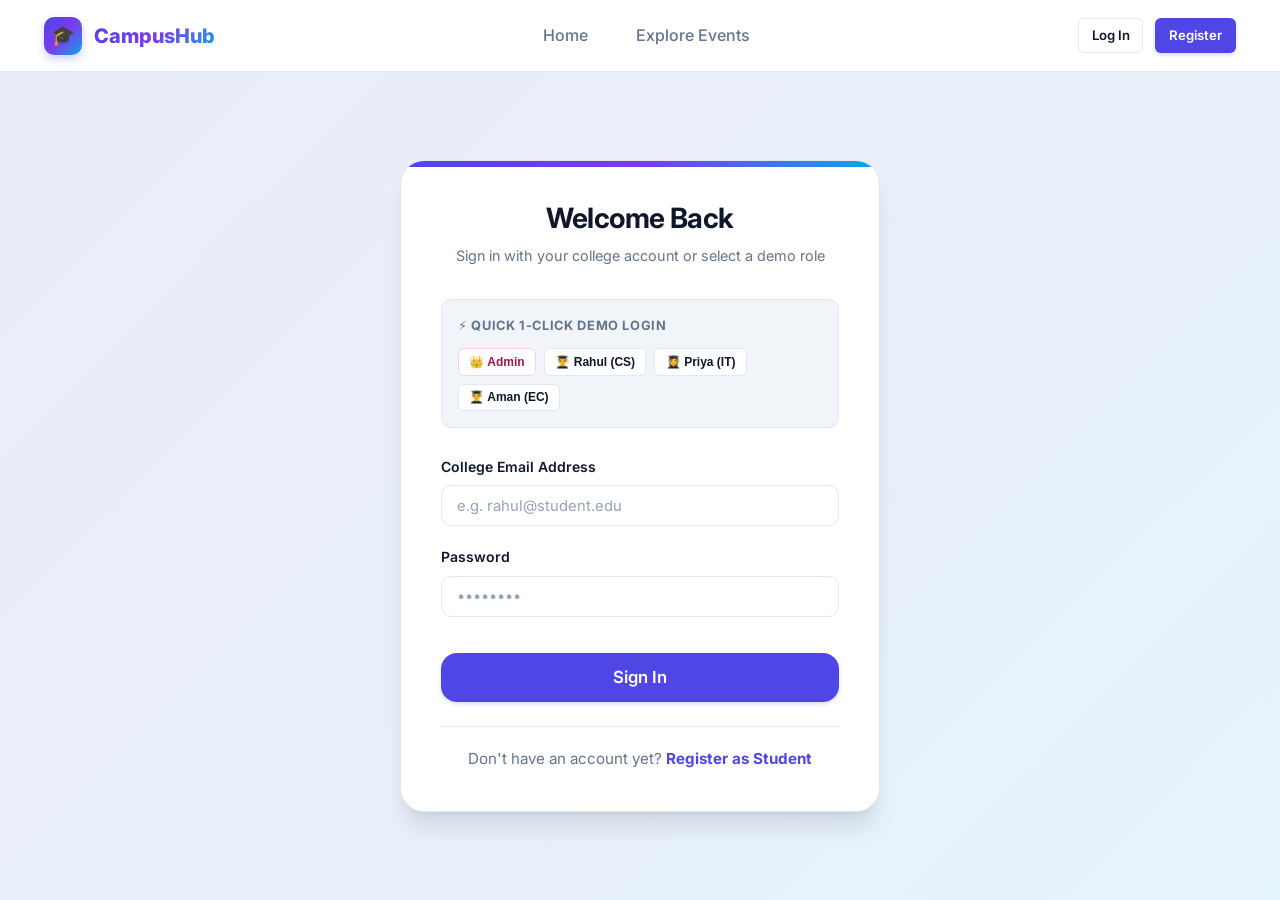
<file: frontend/login.html>
<!DOCTYPE html>
<html lang="en">
<head>
  <meta charset="UTF-8">
  <meta name="viewport" content="width=device-width, initial-scale=1.0">
  <title>Sign In - CampusHub</title>
  <link rel="stylesheet" href="css/style.css">
  <link rel="stylesheet" href="css/auth.css">
  <link rel="stylesheet" href="css/responsive.css">
</head>
<body>

  <!-- Navigation Bar -->
  <nav class="navbar">
    <div class="container">
      <a href="index.html" class="nav-brand">
        <div class="brand-icon">🎓</div>
        <span class="brand-title">CampusHub</span>
      </a>

      <ul class="nav-links" id="nav-links">
        <!-- Injected dynamically by api.js -->
      </ul>

      <div class="nav-actions" id="nav-actions">
        <!-- Injected dynamically by api.js -->
      </div>
    </div>
  </nav>

  <div class="auth-page">
    <div class="auth-card">
      <div class="auth-header">
        <h1>Welcome Back</h1>
        <p>Sign in with your college account or select a demo role</p>
      </div>

      <!-- Demo Accounts 1-Click Fill -->
      <div class="demo-accounts-box">
        <div class="demo-accounts-title">
          <span>⚡ Quick 1-Click Demo Login</span>
        </div>
        <div class="demo-btn-group">
          <button type="button" class="demo-chip admin-chip" onclick="fillDemoCredentials('Admin', 'admin@college.edu', 'adminpassword123')">
            👑 Admin
          </button>
          <button type="button" class="demo-chip" onclick="fillDemoCredentials('Rahul (CS)', 'rahul@student.edu', 'student123')">
            👨‍🎓 Rahul (CS)
          </button>
          <button type="button" class="demo-chip" onclick="fillDemoCredentials('Priya (IT)', 'priya@student.edu', 'student123')">
            👩‍🎓 Priya (IT)
          </button>
          <button type="button" class="demo-chip" onclick="fillDemoCredentials('Aman (EC)', 'aman@student.edu', 'student123')">
            👨‍🎓 Aman (EC)
          </button>
        </div>
      </div>

      <form id="login-form" onsubmit="handleLogin(event)">
        <div class="form-group">
          <label class="form-label" for="email">College Email Address</label>
          <input 
            type="email" 
            id="email" 
            name="email" 
            class="form-control" 
            placeholder="e.g. rahul@student.edu" 
            required 
            autocomplete="email"
          >
        </div>

        <div class="form-group">
          <label class="form-label" for="password">Password</label>
          <input 
            type="password" 
            id="password" 
            name="password" 
            class="form-control" 
            placeholder="••••••••" 
            required 
            autocomplete="current-password"
          >
        </div>

        <button type="submit" class="btn btn-primary btn-full btn-lg" style="margin-top: 1rem;">
          Sign In
        </button>
      </form>

      <div class="auth-footer">
        <p>Don't have an account yet? <a href="register.html"><strong>Register as Student</strong></a></p>
      </div>
    </div>
  </div>

  <script src="js/api.js"></script>
  <script src="js/auth.js"></script>
  <script>
    document.addEventListener("DOMContentLoaded", () => {
      redirectIfAuthenticated();
    });
  </script>
</body>
</html>
</file>
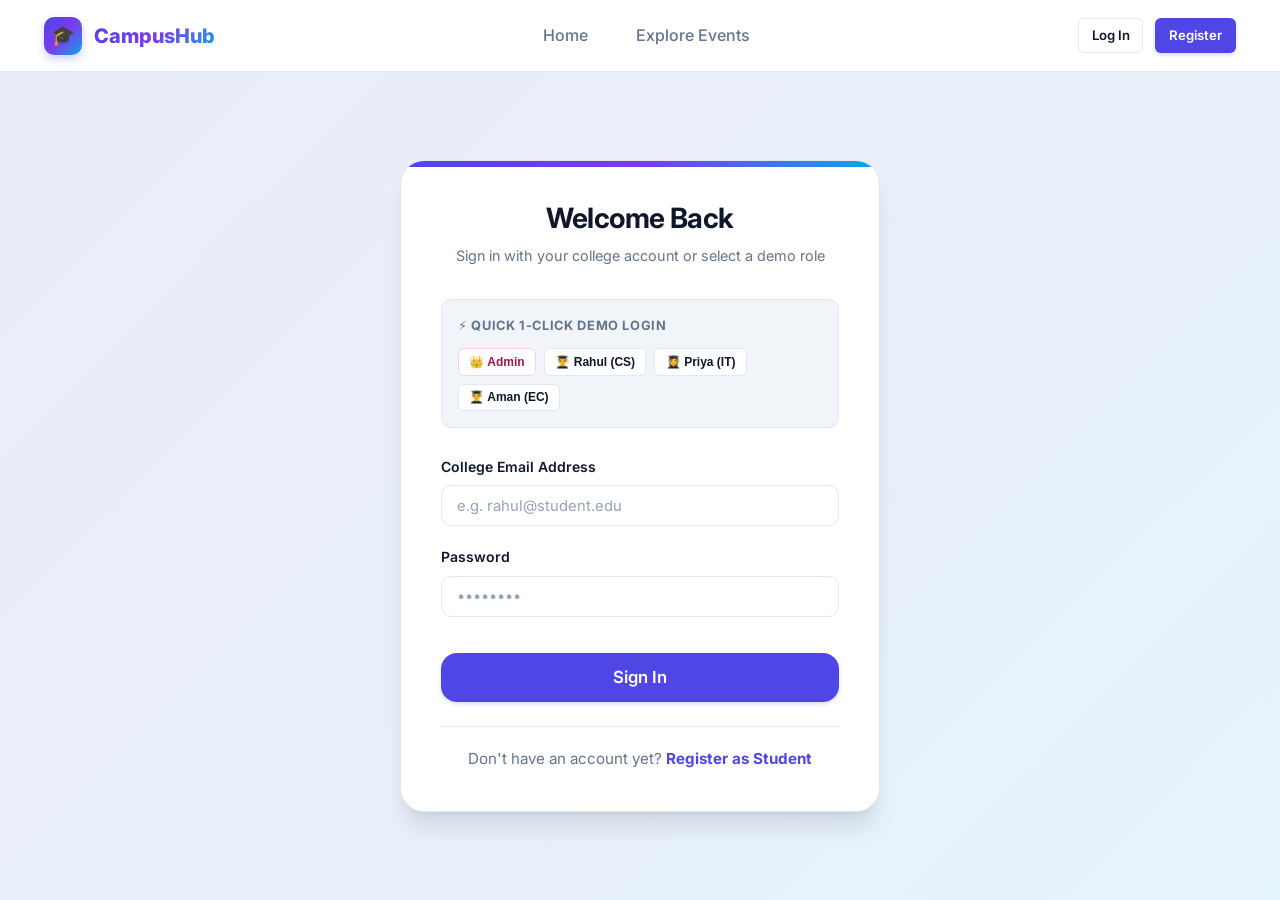
<file: frontend/my-registrations.html>
<!DOCTYPE html>
<html lang="en">
<head>
  <meta charset="UTF-8">
  <meta name="viewport" content="width=device-width, initial-scale=1.0">
  <title>My Registrations - CampusHub</title>
  <link rel="stylesheet" href="css/style.css">
  <link rel="stylesheet" href="css/dashboard.css">
  <link rel="stylesheet" href="css/responsive.css">
</head>
<body>

  <!-- Navigation Bar -->
  <nav class="navbar">
    <div class="container">
      <a href="index.html" class="nav-brand">
        <div class="brand-icon">🎓</div>
        <span class="brand-title">CampusHub</span>
      </a>

      <ul class="nav-links" id="nav-links">
        <!-- Injected dynamically by api.js -->
      </ul>

      <div class="nav-actions" id="nav-actions">
        <!-- Injected dynamically by api.js -->
      </div>

      <button id="mobile-menu-toggle" class="mobile-menu-btn" aria-label="Toggle Navigation">☰</button>
    </div>
  </nav>

  <main class="main-content">
    <div class="container">
      <div class="section-header">
        <div>
          <h1>My Event Passes & Registrations</h1>
          <p>Track your registered college events, attendance passes, and status.</p>
        </div>
        <a href="events.html" class="btn btn-primary btn-sm">+ Register for More Events</a>
      </div>

      <!-- Registration Tabs -->
      <div class="tabs-nav">
        <button class="tab-btn active" onclick="setRegistrationTab('upcoming', this)">
          📅 Upcoming Events <span id="tab-count-upcoming">(0)</span>
        </button>
        <button class="tab-btn" onclick="setRegistrationTab('completed', this)">
          ✓ Completed <span id="tab-count-completed">(0)</span>
        </button>
        <button class="tab-btn" onclick="setRegistrationTab('cancelled', this)">
          ✕ Cancelled <span id="tab-count-cancelled">(0)</span>
        </button>
        <button class="tab-btn" onclick="setRegistrationTab('all', this)">
          All Registrations
        </button>
      </div>

      <!-- Registrations Ticket List -->
      <div id="registrations-list" class="ticket-list">
        <div class="spinner"></div>
      </div>
    </div>
  </main>

  <footer class="footer">
    <div class="container">
      <div class="footer-bottom">
        <div>© 2026 CampusHub • College Event Management System</div>
        <div>FastAPI • SQLite • Vanilla JS • Modern CSS</div>
      </div>
    </div>
  </footer>

  <script src="js/api.js"></script>
  <script src="js/auth.js"></script>
  <script src="js/registrations.js"></script>
  <script>
    document.addEventListener("DOMContentLoaded", () => {
      if (requireAuth("STUDENT")) {
        loadMyRegistrations();
      }
    });
  </script>
</body>
</html>
</file>
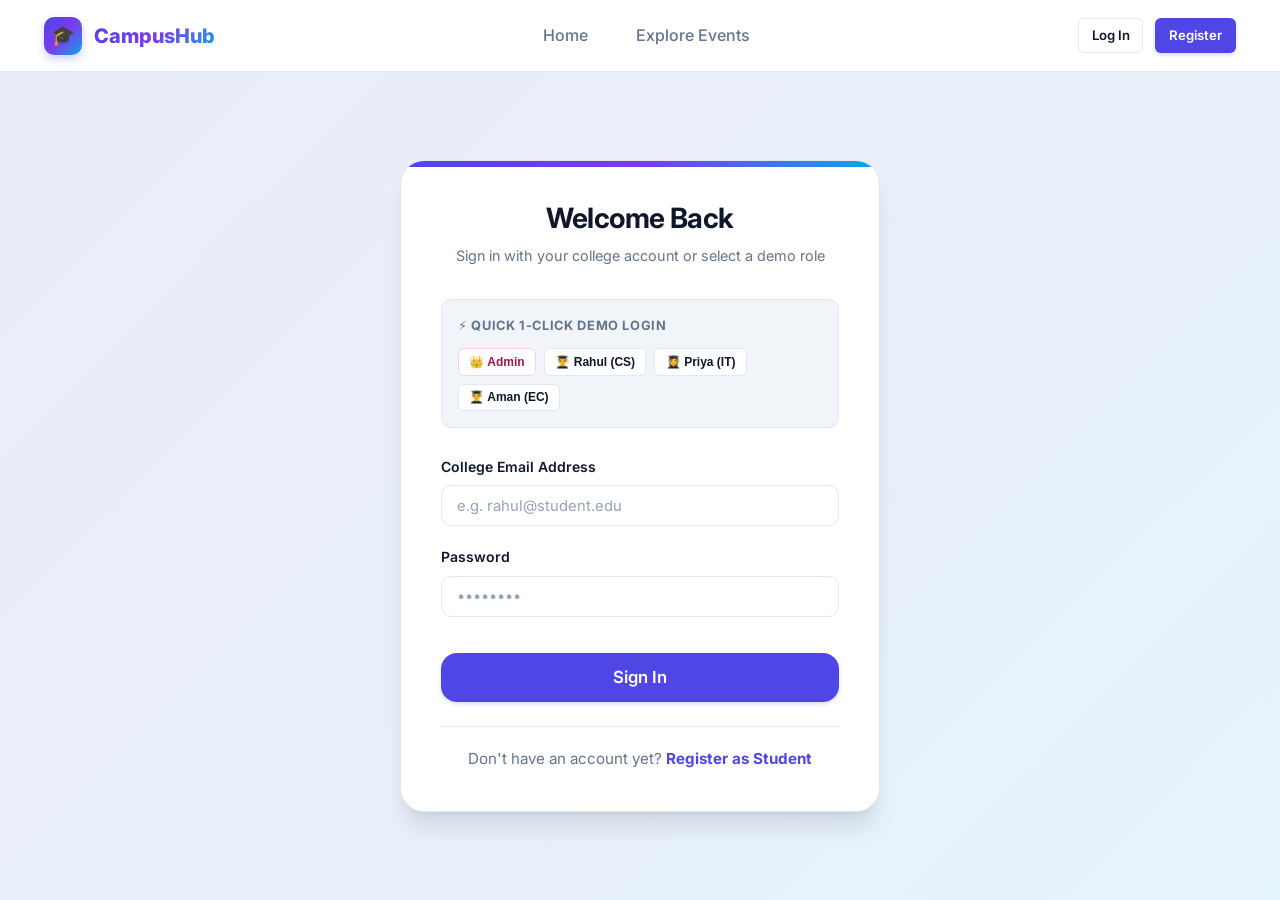
<file: frontend/participants.html>
<!DOCTYPE html>
<html lang="en">
<head>
  <meta charset="UTF-8">
  <meta name="viewport" content="width=device-width, initial-scale=1.0">
  <title>Event Participants - CampusHub Admin</title>
  <link rel="stylesheet" href="css/style.css">
  <link rel="stylesheet" href="css/admin.css">
  <link rel="stylesheet" href="css/responsive.css">
</head>
<body>

  <!-- Navigation Bar -->
  <nav class="navbar">
    <div class="container">
      <a href="index.html" class="nav-brand">
        <div class="brand-icon">🎓</div>
        <span class="brand-title">CampusHub</span>
        <span class="badge badge-purple" style="margin-left: 0.5rem;">Admin</span>
      </a>

      <ul class="nav-links" id="nav-links">
        <!-- Injected dynamically by api.js -->
      </ul>

      <div class="nav-actions" id="nav-actions">
        <!-- Injected dynamically by api.js -->
      </div>

      <button id="mobile-menu-toggle" class="mobile-menu-btn" aria-label="Toggle Navigation">☰</button>
    </div>
  </nav>

  <div class="admin-layout">
    <aside class="admin-sidebar">
      <div class="admin-sidebar-title">Admin Management</div>
      <a href="admin-dashboard.html" class="admin-nav-item">
        <span class="admin-nav-icon">📊</span>
        <span>Overview & Stats</span>
      </a>
      <a href="create-event.html" class="admin-nav-item">
        <span class="admin-nav-icon">➕</span>
        <span>Create New Event</span>
      </a>
    </aside>

    <main class="admin-main">
      <div class="admin-header">
        <div>
          <h1 id="event-title-header">Event Participants</h1>
          <p id="event-meta-summary">Loading event participant roster...</p>
        </div>
        <div style="display: flex; gap: 0.75rem;">
          <button class="btn btn-secondary btn-sm" onclick="exportParticipantsCSV()">
            📥 Export CSV
          </button>
          <a href="admin-dashboard.html" class="btn btn-secondary btn-sm">
            ← Back to Events
          </a>
        </div>
      </div>

      <!-- Filter Controls -->
      <div class="card" style="margin-bottom: 1.5rem; padding: 1rem;">
        <div class="form-row" style="align-items: center;">
          <div class="form-group" style="margin: 0; flex: 2;">
            <input 
              type="text" 
              id="search-participant" 
              class="form-control" 
              placeholder="Search student name, ID, or email..."
              oninput="filterParticipantsList()"
            >
          </div>

          <div class="form-group" style="margin: 0; flex: 1;">
            <select id="filter-dept" class="form-select" onchange="filterParticipantsList()">
              <option value="All">All Departments</option>
            </select>
          </div>

          <div style="font-size: 0.85rem; color: var(--text-muted); text-align: right;">
            Showing <strong id="filtered-count" style="color: var(--text-main);">0</strong> attendees
          </div>
        </div>
      </div>

      <!-- Participants Table -->
      <div class="card">
        <div class="table-responsive">
          <table class="table">
            <thead>
              <tr>
                <th>#</th>
                <th>Student Name</th>
                <th>Student ID</th>
                <th>Email</th>
                <th>Department</th>
                <th>Registered Date</th>
                <th>Status</th>
              </tr>
            </thead>
            <tbody id="participants-tbody">
              <tr>
                <td colspan="7" style="text-align: center; padding: 2rem;">Loading participants...</td>
              </tr>
            </tbody>
          </table>
        </div>
      </div>
    </main>
  </div>

  <script src="js/api.js"></script>
  <script src="js/auth.js"></script>
  <script src="js/admin.js"></script>
  <script>
    document.addEventListener("DOMContentLoaded", () => {
      if (requireAuth("ADMIN")) {
        loadParticipantsPage();
      }
    });
  </script>
</body>
</html>
</file>
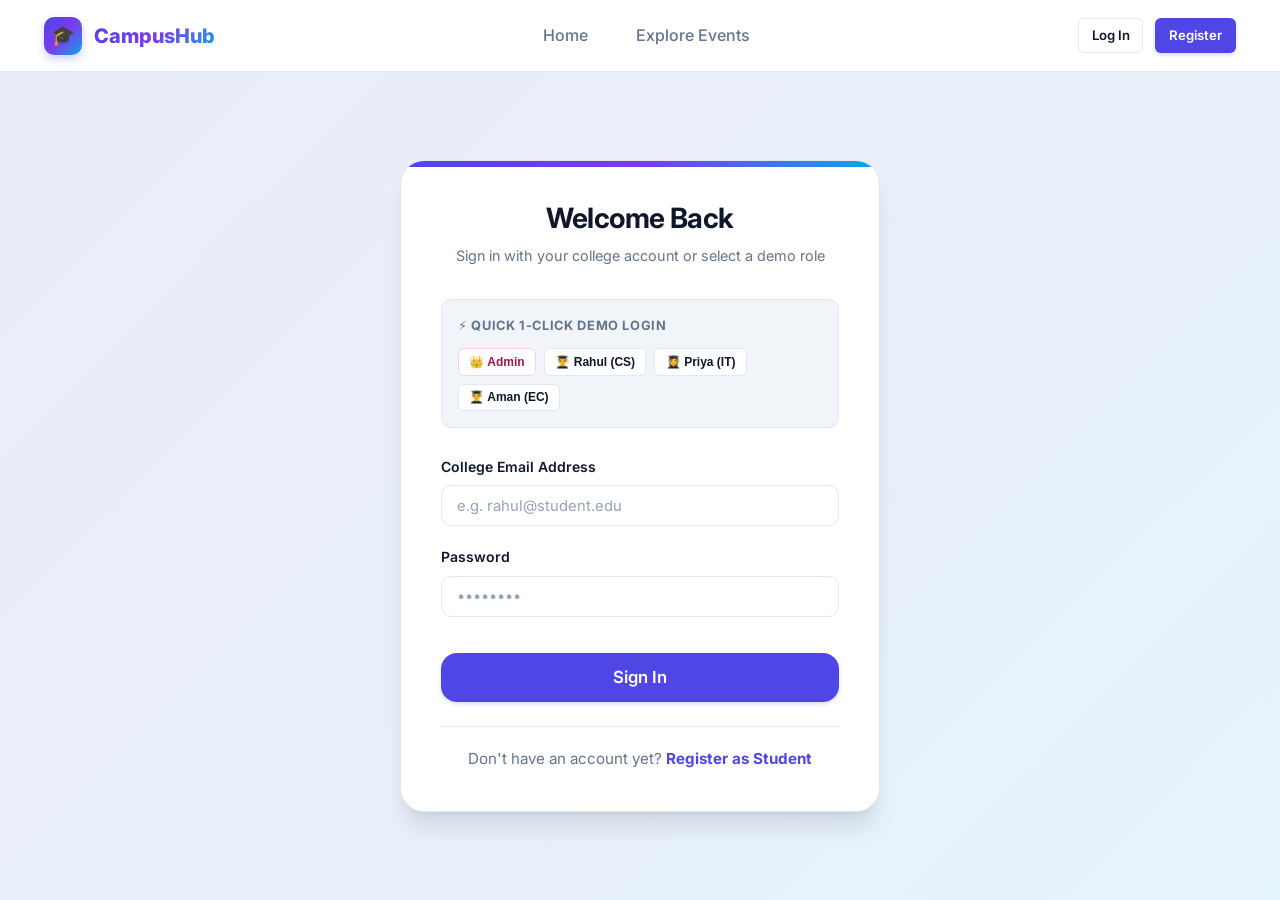
<file: frontend/profile.html>
<!DOCTYPE html>
<html lang="en">
<head>
  <meta charset="UTF-8">
  <meta name="viewport" content="width=device-width, initial-scale=1.0">
  <title>User Profile - CampusHub</title>
  <link rel="stylesheet" href="css/style.css">
  <link rel="stylesheet" href="css/dashboard.css">
  <link rel="stylesheet" href="css/responsive.css">
</head>
<body>

  <!-- Navigation Bar -->
  <nav class="navbar">
    <div class="container">
      <a href="index.html" class="nav-brand">
        <div class="brand-icon">🎓</div>
        <span class="brand-title">CampusHub</span>
      </a>

      <ul class="nav-links" id="nav-links">
        <!-- Injected dynamically by api.js -->
      </ul>

      <div class="nav-actions" id="nav-actions">
        <!-- Injected dynamically by api.js -->
      </div>

      <button id="mobile-menu-toggle" class="mobile-menu-btn" aria-label="Toggle Navigation">☰</button>
    </div>
  </nav>

  <main class="main-content">
    <div class="container">
      <div class="profile-card">
        <div class="profile-card-header">
          <div class="profile-avatar-circle" id="profile-avatar-initial">
            U
          </div>
        </div>

        <div class="profile-card-body">
          <h2 class="profile-name" id="profile-name">Loading User...</h2>
          <div style="display: flex; justify-content: center; gap: 0.5rem; margin-top: 0.25rem;">
            <span id="profile-role-badge" class="badge badge-primary">STUDENT</span>
          </div>

          <div class="profile-info-grid">
            <div class="profile-info-item">
              <h4>College Email</h4>
              <p id="profile-email">--</p>
            </div>

            <div class="profile-info-item">
              <h4>Student ID / Roll No.</h4>
              <p id="profile-student-id">--</p>
            </div>

            <div class="profile-info-item">
              <h4>Academic Department</h4>
              <p id="profile-department">--</p>
            </div>

            <div class="profile-info-item">
              <h4>Member Since</h4>
              <p id="profile-joined-date">--</p>
            </div>

            <div class="profile-info-item" style="grid-column: 1 / -1;">
              <h4>Active Event Passes</h4>
              <p id="profile-total-registrations">--</p>
            </div>
          </div>

          <div style="display: flex; gap: 1rem; justify-content: center;">
            <button class="btn btn-primary" onclick="openEditProfileModal()">
              ✏️ Edit Profile
            </button>
            <button class="btn btn-secondary" onclick="handleLogout()">
              Sign Out
            </button>
          </div>
        </div>
      </div>
    </div>
  </main>

  <!-- Edit Profile Modal -->
  <div id="edit-profile-modal" class="modal-backdrop">
    <div class="modal-dialog">
      <div class="modal-header">
        <h3>Edit Profile Details</h3>
        <button class="modal-close" onclick="closeEditProfileModal()">✕</button>
      </div>
      <form id="edit-profile-form" onsubmit="handleUpdateProfile(event)">
        <div class="modal-body">
          <div class="form-group">
            <label class="form-label" for="edit-name">Full Name *</label>
            <input type="text" id="edit-name" class="form-control" required minlength="2">
          </div>

          <div class="form-group">
            <label class="form-label" for="edit-student-id">Student ID</label>
            <input type="text" id="edit-student-id" class="form-control">
          </div>

          <div class="form-group">
            <label class="form-label" for="edit-department">Department</label>
            <input type="text" id="edit-department" class="form-control">
          </div>

          <div class="form-group">
            <label class="form-label" for="edit-password">New Password (Leave blank to keep current)</label>
            <input type="password" id="edit-password" class="form-control" placeholder="••••••••" minlength="6">
          </div>
        </div>
        <div class="modal-footer">
          <button type="button" class="btn btn-secondary" onclick="closeEditProfileModal()">Cancel</button>
          <button type="submit" class="btn btn-primary">Save Changes</button>
        </div>
      </form>
    </div>
  </div>

  <footer class="footer">
    <div class="container">
      <div class="footer-bottom">
        <div>© 2026 CampusHub • College Event Management System</div>
        <div>FastAPI • SQLite • Vanilla JS • Modern CSS</div>
      </div>
    </div>
  </footer>

  <script src="js/api.js"></script>
  <script src="js/auth.js"></script>
  <script src="js/profile.js"></script>
  <script>
    document.addEventListener("DOMContentLoaded", () => {
      if (requireAuth()) {
        loadUserProfilePage();
      }
    });
  </script>
</body>
</html>
</file>
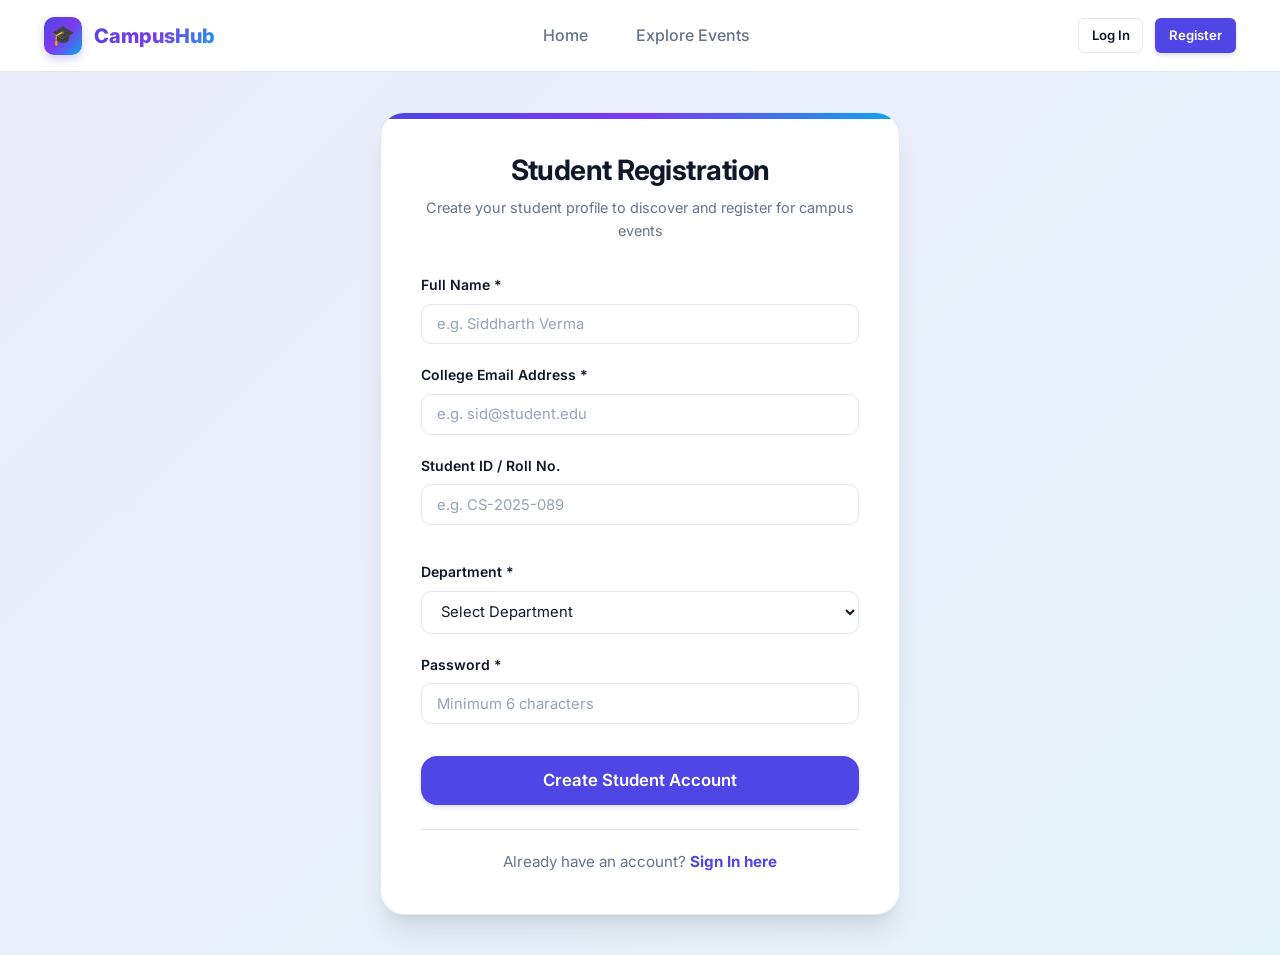
<file: frontend/register.html>
<!DOCTYPE html>
<html lang="en">
<head>
  <meta charset="UTF-8">
  <meta name="viewport" content="width=device-width, initial-scale=1.0">
  <title>Student Registration - CampusHub</title>
  <link rel="stylesheet" href="css/style.css">
  <link rel="stylesheet" href="css/auth.css">
  <link rel="stylesheet" href="css/responsive.css">
</head>
<body>

  <!-- Navigation Bar -->
  <nav class="navbar">
    <div class="container">
      <a href="index.html" class="nav-brand">
        <div class="brand-icon">🎓</div>
        <span class="brand-title">CampusHub</span>
      </a>

      <ul class="nav-links" id="nav-links">
        <!-- Injected dynamically by api.js -->
      </ul>

      <div class="nav-actions" id="nav-actions">
        <!-- Injected dynamically by api.js -->
      </div>
    </div>
  </nav>

  <div class="auth-page">
    <div class="auth-card" style="max-width: 520px;">
      <div class="auth-header">
        <h1>Student Registration</h1>
        <p>Create your student profile to discover and register for campus events</p>
      </div>

      <form id="register-form" onsubmit="handleRegister(event)">
        <div class="form-group">
          <label class="form-label" for="name">Full Name *</label>
          <input 
            type="text" 
            id="name" 
            name="name" 
            class="form-control" 
            placeholder="e.g. Siddharth Verma" 
            required 
            minlength="2"
          >
        </div>

        <div class="form-group">
          <label class="form-label" for="email">College Email Address *</label>
          <input 
            type="email" 
            id="email" 
            name="email" 
            class="form-control" 
            placeholder="e.g. sid@student.edu" 
            required
          >
        </div>

        <div class="form-row">
          <div class="form-group">
            <label class="form-label" for="student_id">Student ID / Roll No.</label>
            <input 
              type="text" 
              id="student_id" 
              name="student_id" 
              class="form-control" 
              placeholder="e.g. CS-2025-089"
            >
          </div>

          <div class="form-group">
            <label class="form-label" for="department">Department *</label>
            <select id="department" name="department" class="form-select" required>
              <option value="">Select Department</option>
              <option value="Computer Science">Computer Science & Eng.</option>
              <option value="Information Technology">Information Technology</option>
              <option value="Electronics & Comm.">Electronics & Comm.</option>
              <option value="Mechanical Eng.">Mechanical Eng.</option>
              <option value="Civil Eng.">Civil Eng.</option>
              <option value="Electrical Eng.">Electrical Eng.</option>
              <option value="Management Studies">Management Studies (MBA/BBA)</option>
              <option value="Sciences & Humanities">Sciences & Humanities</option>
            </select>
          </div>
        </div>

        <div class="form-group">
          <label class="form-label" for="password">Password *</label>
          <input 
            type="password" 
            id="password" 
            name="password" 
            class="form-control" 
            placeholder="Minimum 6 characters" 
            required 
            minlength="6"
          >
        </div>

        <button type="submit" class="btn btn-primary btn-full btn-lg" style="margin-top: 0.75rem;">
          Create Student Account
        </button>
      </form>

      <div class="auth-footer">
        <p>Already have an account? <a href="login.html"><strong>Sign In here</strong></a></p>
      </div>
    </div>
  </div>

  <script src="js/api.js"></script>
  <script src="js/auth.js"></script>
  <script>
    document.addEventListener("DOMContentLoaded", () => {
      redirectIfAuthenticated();
    });
  </script>
</body>
</html>
</file>
<file: frontend/css/style.css>
/* ==========================================================================
   COLLEGE EVENT MANAGEMENT SYSTEM - GLOBAL DESIGN SYSTEM & STYLES
   ========================================================================== */

@import url('https://fonts.googleapis.com/css2?family=Inter:wght@300;400;500;600;700;800&display=swap');

:root {
  /* Color Palette */
  --primary: #4f46e5;
  --primary-hover: #4338ca;
  --primary-light: #eef2ff;
  --primary-glow: rgba(79, 70, 229, 0.25);
  
  --secondary: #0ea5e9;
  --secondary-hover: #0284c7;
  
  --accent: #8b5cf6;
  --accent-gradient: linear-gradient(135deg, #4f46e5 0%, #7c3aed 50%, #0ea5e9 100%);
  --hero-gradient: linear-gradient(135deg, rgba(79,70,229,0.08) 0%, rgba(14,165,233,0.08) 100%);
  
  --success: #10b981;
  --success-bg: #ecfdf5;
  --warning: #f59e0b;
  --warning-bg: #fffbeb;
  --danger: #ef4444;
  --danger-bg: #fef2f2;
  
  /* Neutral Palette */
  --bg-main: #f8fafc;
  --bg-surface: #ffffff;
  --bg-surface-elevated: #ffffff;
  --bg-subtle: #f1f5f9;
  
  --text-main: #0f172a;
  --text-muted: #64748b;
  --text-subtle: #94a3b8;
  --text-inverse: #ffffff;
  
  --border-light: #e2e8f0;
  --border-subtle: #cbd5e1;
  --border-focus: #818cf8;
  
  /* Shadows */
  --shadow-sm: 0 1px 2px 0 rgba(0, 0, 0, 0.05);
  --shadow-md: 0 4px 6px -1px rgba(0, 0, 0, 0.07), 0 2px 4px -2px rgba(0, 0, 0, 0.05);
  --shadow-lg: 0 10px 15px -3px rgba(0, 0, 0, 0.08), 0 4px 6px -4px rgba(0, 0, 0, 0.04);
  --shadow-xl: 0 20px 25px -5px rgba(0, 0, 0, 0.1), 0 8px 10px -6px rgba(0, 0, 0, 0.05);
  --shadow-card: 0 1px 3px rgba(0,0,0,0.05), 0 10px 20px -5px rgba(0,0,0,0.04);
  
  /* Typography & Sizing */
  --font-family: 'Inter', system-ui, -apple-system, BlinkMacSystemFont, 'Segoe UI', Roboto, sans-serif;
  --radius-sm: 6px;
  --radius-md: 10px;
  --radius-lg: 16px;
  --radius-xl: 24px;
  --radius-full: 9999px;
  
  --transition-fast: 0.15s ease;
  --transition-normal: 0.25s ease;
  --transition-slow: 0.4s ease;
  
  --max-width: 1240px;
  --nav-height: 72px;
}

/* Reset & Base */
*, *::before, *::after {
  box-sizing: border-box;
  margin: 0;
  padding: 0;
}

html {
  font-size: 16px;
  scroll-behavior: smooth;
}

body {
  font-family: var(--font-family);
  background-color: var(--bg-main);
  color: var(--text-main);
  line-height: 1.6;
  min-height: 100vh;
  display: flex;
  flex-direction: column;
  -webkit-font-smoothing: antialiased;
}

/* Container */
.container {
  width: 100%;
  max-width: var(--max-width);
  margin-left: auto;
  margin-right: auto;
  padding-left: 1.5rem;
  padding-right: 1.5rem;
}

.main-content {
  flex: 1;
  padding-top: 2rem;
  padding-bottom: 4rem;
}

/* Typography */
h1, h2, h3, h4, h5, h6 {
  color: var(--text-main);
  font-weight: 700;
  line-height: 1.25;
  letter-spacing: -0.02em;
}

h1 { font-size: 2.25rem; }
h2 { font-size: 1.75rem; }
h3 { font-size: 1.25rem; }
h4 { font-size: 1.1rem; }

p {
  color: var(--text-muted);
  font-size: 0.95rem;
}

a {
  color: var(--primary);
  text-decoration: none;
  transition: color var(--transition-fast);
}

a:hover {
  color: var(--primary-hover);
}

/* ==========================================================================
   NAVIGATION BAR
   ========================================================================== */
.navbar {
  height: var(--nav-height);
  background: rgba(255, 255, 255, 0.92);
  backdrop-filter: blur(12px);
  -webkit-backdrop-filter: blur(12px);
  border-bottom: 1px solid var(--border-light);
  position: sticky;
  top: 0;
  z-index: 100;
  transition: all var(--transition-fast);
}

.navbar .container {
  height: 100%;
  display: flex;
  align-items: center;
  justify-content: space-between;
}

.nav-brand {
  display: flex;
  align-items: center;
  gap: 0.75rem;
  font-size: 1.25rem;
  font-weight: 800;
  color: var(--text-main);
  text-decoration: none;
}

.brand-icon {
  width: 38px;
  height: 38px;
  background: var(--accent-gradient);
  color: white;
  border-radius: var(--radius-md);
  display: flex;
  align-items: center;
  justify-content: center;
  font-size: 1.2rem;
  box-shadow: 0 4px 10px var(--primary-glow);
}

.brand-title {
  background: var(--accent-gradient);
  -webkit-background-clip: text;
  -webkit-text-fill-color: transparent;
}

.nav-links {
  display: flex;
  align-items: center;
  gap: 1.5rem;
  list-style: none;
}

.nav-link {
  font-weight: 500;
  color: var(--text-muted);
  padding: 0.5rem 0.75rem;
  border-radius: var(--radius-sm);
  transition: all var(--transition-fast);
}

.nav-link:hover, .nav-link.active {
  color: var(--primary);
  background-color: var(--primary-light);
}

.nav-actions {
  display: flex;
  align-items: center;
  gap: 0.75rem;
}

.mobile-menu-btn {
  display: none;
  background: none;
  border: none;
  font-size: 1.5rem;
  color: var(--text-main);
  cursor: pointer;
}

/* ==========================================================================
   BUTTONS
   ========================================================================== */
.btn {
  display: inline-flex;
  align-items: center;
  justify-content: center;
  gap: 0.5rem;
  padding: 0.65rem 1.25rem;
  font-size: 0.925rem;
  font-weight: 600;
  font-family: inherit;
  border-radius: var(--radius-md);
  border: 1px solid transparent;
  cursor: pointer;
  transition: all var(--transition-fast);
  text-decoration: none;
  white-space: nowrap;
}

.btn-primary {
  background: var(--primary);
  color: #ffffff;
  box-shadow: 0 2px 4px rgba(79, 70, 229, 0.2);
}

.btn-primary:hover {
  background: var(--primary-hover);
  color: #ffffff;
  transform: translateY(-1px);
  box-shadow: 0 4px 8px rgba(79, 70, 229, 0.3);
}

.btn-secondary {
  background: var(--bg-surface);
  color: var(--text-main);
  border-color: var(--border-light);
}

.btn-secondary:hover {
  background: var(--bg-subtle);
  border-color: var(--border-subtle);
  color: var(--text-main);
}

.btn-outline-primary {
  background: transparent;
  color: var(--primary);
  border-color: var(--primary);
}

.btn-outline-primary:hover {
  background: var(--primary-light);
}

.btn-danger {
  background: var(--danger);
  color: #ffffff;
}

.btn-danger:hover {
  background: #dc2626;
  color: #ffffff;
}

.btn-sm {
  padding: 0.4rem 0.8rem;
  font-size: 0.825rem;
  border-radius: var(--radius-sm);
}

.btn-lg {
  padding: 0.85rem 1.75rem;
  font-size: 1.05rem;
  border-radius: var(--radius-lg);
}

.btn-full {
  width: 100%;
}

.btn:disabled, .btn.disabled {
  opacity: 0.6;
  cursor: not-allowed;
  pointer-events: none;
}

/* ==========================================================================
   CARDS & SURFACES
   ========================================================================== */
.card {
  background: var(--bg-surface);
  border: 1px solid var(--border-light);
  border-radius: var(--radius-lg);
  box-shadow: var(--shadow-card);
  overflow: hidden;
  transition: transform var(--transition-normal), box-shadow var(--transition-normal);
}

.card-header {
  padding: 1.25rem 1.5rem;
  border-bottom: 1px solid var(--border-light);
  display: flex;
  align-items: center;
  justify-content: space-between;
}

.card-body {
  padding: 1.5rem;
}

.card-footer {
  padding: 1rem 1.5rem;
  border-top: 1px solid var(--border-light);
  background: var(--bg-subtle);
}

/* ==========================================================================
   BADGES & PILLS
   ========================================================================== */
.badge {
  display: inline-flex;
  align-items: center;
  gap: 0.35rem;
  padding: 0.25rem 0.65rem;
  font-size: 0.775rem;
  font-weight: 600;
  border-radius: var(--radius-full);
  text-transform: capitalize;
}

.badge-primary { background: #e0e7ff; color: #4338ca; }
.badge-secondary { background: #e0f2fe; color: #0369a1; }
.badge-success { background: #dcfce7; color: #15803d; }
.badge-warning { background: #fef3c7; color: #b45309; }
.badge-danger { background: #fee2e2; color: #b91c1c; }
.badge-purple { background: #f3e8ff; color: #7e22ce; }
.badge-neutral { background: #f1f5f9; color: #475569; }

/* Category-specific badge styles */
.badge-category-technical { background: #e0e7ff; color: #4338ca; }
.badge-category-hackathon { background: #fae8ff; color: #86198f; }
.badge-category-workshop { background: #e0f2fe; color: #0369a1; }
.badge-category-cultural { background: #fce7f3; color: #9d174d; }
.badge-category-sports { background: #dcfce7; color: #15803d; }
.badge-category-seminar { background: #fef3c7; color: #b45309; }
.badge-category-competition { background: #ffedd5; color: #c2410c; }
.badge-category-other { background: #f1f5f9; color: #475569; }

/* ==========================================================================
   FORMS & INPUTS
   ========================================================================== */
.form-group {
  margin-bottom: 1.25rem;
}

.form-label {
  display: block;
  font-size: 0.875rem;
  font-weight: 600;
  color: var(--text-main);
  margin-bottom: 0.45rem;
}

.form-control, .form-select, .form-textarea {
  width: 100%;
  padding: 0.65rem 0.95rem;
  font-size: 0.925rem;
  font-family: inherit;
  color: var(--text-main);
  background-color: var(--bg-surface);
  border: 1px solid var(--border-light);
  border-radius: var(--radius-md);
  outline: none;
  transition: border-color var(--transition-fast), box-shadow var(--transition-fast);
}

.form-control:focus, .form-select:focus, .form-textarea:focus {
  border-color: var(--primary);
  box-shadow: 0 0 0 3px var(--primary-glow);
}

.form-control::placeholder {
  color: var(--text-subtle);
}

.form-row {
  display: grid;
  grid-template-columns: repeat(auto-fit, minmax(220px, 1fr));
  gap: 1rem;
}

.form-text {
  font-size: 0.8rem;
  color: var(--text-muted);
  margin-top: 0.35rem;
}

/* ==========================================================================
   TABLES
   ========================================================================== */
.table-responsive {
  width: 100%;
  overflow-x: auto;
  border-radius: var(--radius-md);
  border: 1px solid var(--border-light);
}

.table {
  width: 100%;
  border-collapse: collapse;
  text-align: left;
  font-size: 0.9rem;
}

.table th {
  background-color: var(--bg-subtle);
  color: var(--text-main);
  font-weight: 600;
  padding: 0.85rem 1rem;
  border-bottom: 1px solid var(--border-light);
  white-space: nowrap;
}

.table td {
  padding: 0.9rem 1rem;
  border-bottom: 1px solid var(--border-light);
  vertical-align: middle;
}

.table tbody tr:last-child td {
  border-bottom: none;
}

.table tbody tr:hover {
  background-color: rgba(241, 245, 249, 0.6);
}

/* ==========================================================================
   MODALS
   ========================================================================== */
.modal-backdrop {
  position: fixed;
  top: 0;
  left: 0;
  width: 100vw;
  height: 100vh;
  background: rgba(15, 23, 42, 0.5);
  backdrop-filter: blur(4px);
  display: flex;
  align-items: center;
  justify-content: center;
  z-index: 1000;
  opacity: 0;
  visibility: hidden;
  transition: all var(--transition-normal);
  padding: 1.5rem;
}

.modal-backdrop.active {
  opacity: 1;
  visibility: visible;
}

.modal-dialog {
  background: var(--bg-surface);
  border-radius: var(--radius-lg);
  box-shadow: var(--shadow-xl);
  max-width: 520px;
  width: 100%;
  transform: translateY(20px) scale(0.95);
  transition: all var(--transition-normal);
  overflow: hidden;
}

.modal-backdrop.active .modal-dialog {
  transform: translateY(0) scale(1);
}

.modal-header {
  padding: 1.25rem 1.5rem;
  border-bottom: 1px solid var(--border-light);
  display: flex;
  align-items: center;
  justify-content: space-between;
}

.modal-body {
  padding: 1.5rem;
}

.modal-footer {
  padding: 1rem 1.5rem;
  border-top: 1px solid var(--border-light);
  background: var(--bg-subtle);
  display: flex;
  align-items: center;
  justify-content: flex-end;
  gap: 0.75rem;
}

.modal-close {
  background: none;
  border: none;
  font-size: 1.25rem;
  color: var(--text-muted);
  cursor: pointer;
  padding: 0.25rem;
  border-radius: var(--radius-sm);
}

.modal-close:hover {
  color: var(--text-main);
  background: var(--bg-subtle);
}

/* ==========================================================================
   TOAST NOTIFICATIONS
   ========================================================================== */
#toast-container {
  position: fixed;
  bottom: 24px;
  right: 24px;
  z-index: 9999;
  display: flex;
  flex-direction: column;
  gap: 10px;
}

.toast {
  min-width: 280px;
  max-width: 400px;
  padding: 1rem 1.25rem;
  border-radius: var(--radius-md);
  background: #ffffff;
  box-shadow: 0 10px 25px -5px rgba(0, 0, 0, 0.15), 0 8px 10px -6px rgba(0, 0, 0, 0.1);
  border-left: 4px solid var(--primary);
  display: flex;
  align-items: flex-start;
  gap: 0.75rem;
  animation: toastIn 0.3s cubic-bezier(0.16, 1, 0.3, 1) forwards;
  transition: all var(--transition-normal);
}

.toast-success { border-left-color: var(--success); }
.toast-error { border-left-color: var(--danger); }
.toast-warning { border-left-color: var(--warning); }
.toast-info { border-left-color: var(--primary); }

.toast-icon {
  font-size: 1.2rem;
  line-height: 1;
}

.toast-content {
  flex: 1;
}

.toast-title {
  font-weight: 600;
  font-size: 0.9rem;
  color: var(--text-main);
  margin-bottom: 0.2rem;
}

.toast-msg {
  font-size: 0.825rem;
  color: var(--text-muted);
}

@keyframes toastIn {
  from {
    transform: translateX(100%);
    opacity: 0;
  }
  to {
    transform: translateX(0);
    opacity: 1;
  }
}

/* ==========================================================================
   EMPTY & LOADING STATES
   ========================================================================== */
.empty-state {
  text-align: center;
  padding: 4rem 2rem;
  background: var(--bg-surface);
  border-radius: var(--radius-lg);
  border: 1px dashed var(--border-subtle);
  margin: 1.5rem 0;
}

.empty-state-icon {
  font-size: 3rem;
  color: var(--text-subtle);
  margin-bottom: 1rem;
}

.empty-state-title {
  font-size: 1.25rem;
  font-weight: 700;
  margin-bottom: 0.5rem;
}

.spinner {
  width: 36px;
  height: 36px;
  border: 3px solid var(--border-light);
  border-top-color: var(--primary);
  border-radius: 50%;
  animation: spin 0.8s linear infinite;
  margin: 2rem auto;
}

@keyframes spin {
  to { transform: rotate(360deg); }
}

/* ==========================================================================
   FOOTER
   ========================================================================== */
.footer {
  background: #ffffff;
  border-top: 1px solid var(--border-light);
  padding: 3rem 0 1.5rem;
  margin-top: auto;
}

.footer-grid {
  display: grid;
  grid-template-columns: 2fr repeat(3, 1fr);
  gap: 2.5rem;
  margin-bottom: 2.5rem;
}

.footer-col h4 {
  font-size: 0.95rem;
  margin-bottom: 1rem;
  color: var(--text-main);
}

.footer-links {
  list-style: none;
  display: flex;
  flex-direction: column;
  gap: 0.5rem;
}

.footer-links a {
  color: var(--text-muted);
  font-size: 0.875rem;
}

.footer-links a:hover {
  color: var(--primary);
}

.footer-bottom {
  padding-top: 1.5rem;
  border-top: 1px solid var(--border-light);
  display: flex;
  align-items: center;
  justify-content: space-between;
  font-size: 0.85rem;
  color: var(--text-subtle);
}
</file>
<file: frontend/css/events.css>
/* ==========================================================================
   EVENTS CATALOG & EVENT DETAILS STYLES
   ========================================================================== */

/* Page Header / Filters */
.events-header {
  margin-bottom: 2rem;
}

.events-header h1 {
  font-size: 2rem;
  margin-bottom: 0.5rem;
}

.filter-bar {
  background: var(--bg-surface);
  border: 1px solid var(--border-light);
  border-radius: var(--radius-lg);
  padding: 1.25rem;
  box-shadow: var(--shadow-sm);
  margin-bottom: 2rem;
  display: flex;
  flex-direction: column;
  gap: 1rem;
}

.filter-controls {
  display: grid;
  grid-template-columns: 2fr 1fr 1fr 1fr;
  gap: 1rem;
}

.search-input-wrapper {
  position: relative;
}

.search-icon {
  position: absolute;
  left: 0.95rem;
  top: 50%;
  transform: translateY(-50%);
  color: var(--text-subtle);
}

.search-input-wrapper .form-control {
  padding-left: 2.5rem;
}

/* Category Filter Chips */
.category-chips {
  display: flex;
  gap: 0.5rem;
  overflow-x: auto;
  padding-bottom: 0.25rem;
  scrollbar-width: thin;
}

.category-chip {
  padding: 0.4rem 0.9rem;
  font-size: 0.825rem;
  font-weight: 600;
  border-radius: var(--radius-full);
  background: var(--bg-subtle);
  color: var(--text-muted);
  border: 1px solid var(--border-light);
  cursor: pointer;
  white-space: nowrap;
  transition: all var(--transition-fast);
}

.category-chip:hover {
  background: var(--primary-light);
  color: var(--primary);
  border-color: var(--primary);
}

.category-chip.active {
  background: var(--primary);
  color: #ffffff;
  border-color: var(--primary);
  box-shadow: 0 2px 6px var(--primary-glow);
}

/* Event Grid */
.events-grid {
  display: grid;
  grid-template-columns: repeat(auto-fill, minmax(320px, 1fr));
  gap: 1.75rem;
}

/* Event Card */
.event-card {
  display: flex;
  flex-direction: column;
  background: var(--bg-surface);
  border: 1px solid var(--border-light);
  border-radius: var(--radius-lg);
  overflow: hidden;
  box-shadow: var(--shadow-card);
  transition: all var(--transition-normal);
}

.event-card:hover {
  transform: translateY(-4px);
  box-shadow: var(--shadow-lg);
  border-color: var(--border-subtle);
}

.event-card-img-wrapper {
  position: relative;
  height: 190px;
  overflow: hidden;
  background-color: #cbd5e1;
}

.event-card-img {
  width: 100%;
  height: 100%;
  object-fit: cover;
  transition: transform var(--transition-slow);
}

.event-card:hover .event-card-img {
  transform: scale(1.05);
}

.event-card-category {
  position: absolute;
  top: 12px;
  left: 12px;
}

.event-card-date-badge {
  position: absolute;
  bottom: 12px;
  right: 12px;
  background: rgba(15, 23, 42, 0.85);
  backdrop-filter: blur(4px);
  color: #ffffff;
  padding: 0.35rem 0.65rem;
  border-radius: var(--radius-sm);
  font-size: 0.75rem;
  font-weight: 700;
  display: flex;
  align-items: center;
  gap: 0.35rem;
}

.event-card-body {
  padding: 1.25rem;
  display: flex;
  flex-direction: column;
  flex: 1;
}

.event-card-title {
  font-size: 1.15rem;
  font-weight: 700;
  margin-bottom: 0.5rem;
  line-height: 1.35;
  display: -webkit-box;
  -webkit-line-clamp: 2;
  -webkit-box-orient: vertical;
  overflow: hidden;
}

.event-card-desc {
  font-size: 0.875rem;
  color: var(--text-muted);
  margin-bottom: 1rem;
  display: -webkit-box;
  -webkit-line-clamp: 2;
  -webkit-box-orient: vertical;
  overflow: hidden;
  flex: 1;
}

.event-card-meta {
  display: flex;
  flex-direction: column;
  gap: 0.4rem;
  padding-top: 0.75rem;
  border-top: 1px solid var(--border-light);
  margin-bottom: 1rem;
  font-size: 0.825rem;
  color: var(--text-muted);
}

.event-card-meta-item {
  display: flex;
  align-items: center;
  gap: 0.5rem;
}

/* Capacity Progress */
.capacity-wrapper {
  margin-bottom: 1rem;
}

.capacity-header {
  display: flex;
  justify-content: space-between;
  font-size: 0.775rem;
  font-weight: 600;
  color: var(--text-muted);
  margin-bottom: 0.35rem;
}

.progress-bar {
  height: 6px;
  background-color: var(--bg-subtle);
  border-radius: var(--radius-full);
  overflow: hidden;
}

.progress-fill {
  height: 100%;
  background-color: var(--primary);
  border-radius: var(--radius-full);
  transition: width var(--transition-normal);
}

.progress-fill.warning { background-color: var(--warning); }
.progress-fill.danger { background-color: var(--danger); }

.event-card-footer {
  display: flex;
  align-items: center;
  justify-content: space-between;
  gap: 0.75rem;
  padding-top: 0.75rem;
}

/* ==========================================================================
   EVENT DETAILS PAGE
   ========================================================================== */
.event-details-layout {
  display: grid;
  grid-template-columns: 2fr 1fr;
  gap: 2rem;
}

.event-hero {
  border-radius: var(--radius-xl);
  overflow: hidden;
  background: var(--bg-surface);
  border: 1px solid var(--border-light);
  box-shadow: var(--shadow-card);
  margin-bottom: 2rem;
}

.event-hero-banner {
  width: 100%;
  height: 380px;
  object-fit: cover;
  background: #cbd5e1;
}

.event-hero-content {
  padding: 2rem;
}

.event-detail-tags {
  display: flex;
  gap: 0.5rem;
  margin-bottom: 1rem;
  flex-wrap: wrap;
}

.event-details-sidebar .card {
  position: sticky;
  top: calc(var(--nav-height) + 1.5rem);
}

.meta-box-list {
  display: flex;
  flex-direction: column;
  gap: 1rem;
  margin: 1.5rem 0;
}

.meta-box-item {
  display: flex;
  align-items: flex-start;
  gap: 1rem;
}

.meta-box-icon {
  width: 40px;
  height: 40px;
  background: var(--primary-light);
  color: var(--primary);
  border-radius: var(--radius-md);
  display: flex;
  align-items: center;
  justify-content: center;
  font-size: 1.1rem;
  flex-shrink: 0;
}

.meta-box-text h4 {
  font-size: 0.825rem;
  color: var(--text-muted);
  text-transform: uppercase;
  letter-spacing: 0.04em;
  margin-bottom: 0.15rem;
}

.meta-box-text p {
  font-size: 0.95rem;
  font-weight: 600;
  color: var(--text-main);
}
</file>
<file: frontend/css/responsive.css>
/* ==========================================================================
   RESPONSIVE DESIGN ADAPTATIONS
   ========================================================================== */

@media (max-width: 1024px) {
  .charts-grid {
    grid-template-columns: 1fr;
  }

  .event-details-layout {
    grid-template-columns: 1fr;
  }

  .footer-grid {
    grid-template-columns: 1fr 1fr;
  }
}

@media (max-width: 768px) {
  .nav-links {
    display: none;
    position: absolute;
    top: var(--nav-height);
    left: 0;
    width: 100%;
    background: #ffffff;
    border-bottom: 1px solid var(--border-light);
    flex-direction: column;
    padding: 1.5rem;
    gap: 1rem;
    box-shadow: var(--shadow-lg);
  }

  .nav-links.active {
    display: flex;
  }

  .mobile-menu-btn {
    display: block;
  }

  .admin-layout {
    grid-template-columns: 1fr;
  }

  .admin-sidebar {
    border-right: none;
    border-bottom: 1px solid var(--border-light);
    flex-direction: row;
    overflow-x: auto;
    padding: 0.75rem;
  }

  .admin-sidebar-title {
    display: none;
  }

  .filter-controls {
    grid-template-columns: 1fr;
  }

  .ticket-card {
    grid-template-columns: 1fr;
  }

  .ticket-card-actions {
    border-left: none;
    border-top: 1px dashed var(--border-light);
    flex-direction: row;
    justify-content: space-between;
  }

  .profile-info-grid {
    grid-template-columns: 1fr;
  }

  .footer-grid {
    grid-template-columns: 1fr;
  }

  .footer-bottom {
    flex-direction: column;
    gap: 1rem;
    text-align: center;
  }
}
</file>
<file: frontend/css/admin.css>
/* ==========================================================================
   ADMIN DASHBOARD & MANAGEMENT STYLES
   ========================================================================== */

.admin-layout {
  display: grid;
  grid-template-columns: 260px 1fr;
  min-height: calc(100vh - var(--nav-height));
}

.admin-sidebar {
  background: #ffffff;
  border-right: 1px solid var(--border-light);
  padding: 1.5rem 1rem;
  display: flex;
  flex-direction: column;
  gap: 0.5rem;
}

.admin-sidebar-title {
  font-size: 0.75rem;
  font-weight: 700;
  text-transform: uppercase;
  color: var(--text-subtle);
  padding: 0.5rem 0.75rem;
  letter-spacing: 0.05em;
}

.admin-nav-item {
  display: flex;
  align-items: center;
  gap: 0.75rem;
  padding: 0.75rem 1rem;
  border-radius: var(--radius-md);
  font-weight: 600;
  font-size: 0.9rem;
  color: var(--text-muted);
  transition: all var(--transition-fast);
  text-decoration: none;
}

.admin-nav-item:hover {
  background: var(--bg-subtle);
  color: var(--text-main);
}

.admin-nav-item.active {
  background: var(--primary-light);
  color: var(--primary);
}

.admin-nav-item .admin-nav-icon {
  font-size: 1.15rem;
}

.admin-main {
  padding: 2rem;
  background: var(--bg-main);
  overflow-y: auto;
}

.admin-header {
  display: flex;
  align-items: center;
  justify-content: space-between;
  margin-bottom: 2rem;
}

/* Charts Grid */
.charts-grid {
  display: grid;
  grid-template-columns: 1fr 1fr;
  gap: 1.5rem;
  margin-bottom: 2rem;
}

.chart-card {
  background: var(--bg-surface);
  border: 1px solid var(--border-light);
  border-radius: var(--radius-lg);
  padding: 1.5rem;
  box-shadow: var(--shadow-card);
}

.chart-card-header {
  margin-bottom: 1rem;
  display: flex;
  align-items: center;
  justify-content: space-between;
}

.chart-container {
  position: relative;
  height: 280px;
  width: 100%;
}

/* Action button icons */
.action-btn-group {
  display: flex;
  align-items: center;
  gap: 0.4rem;
}

.action-btn {
  padding: 0.35rem 0.65rem;
  font-size: 0.8rem;
  font-weight: 600;
  border-radius: var(--radius-sm);
  border: 1px solid var(--border-light);
  background: #ffffff;
  color: var(--text-main);
  cursor: pointer;
  display: inline-flex;
  align-items: center;
  gap: 0.3rem;
  transition: all var(--transition-fast);
}

.action-btn:hover {
  background: var(--bg-subtle);
  border-color: var(--border-subtle);
}

.action-btn.edit-btn:hover {
  color: var(--primary);
  border-color: var(--primary);
  background: var(--primary-light);
}

.action-btn.delete-btn:hover {
  color: var(--danger);
  border-color: var(--danger);
  background: var(--danger-bg);
}

.action-btn.view-btn:hover {
  color: var(--secondary);
  border-color: var(--secondary);
  background: #e0f2fe;
}
</file>
<file: frontend/css/dashboard.css>
/* ==========================================================================
   STUDENT DASHBOARD & MY REGISTRATIONS STYLES
   ========================================================================== */

.dashboard-hero {
  background: var(--accent-gradient);
  color: #ffffff;
  border-radius: var(--radius-xl);
  padding: 2.5rem;
  margin-bottom: 2.5rem;
  box-shadow: 0 10px 25px -5px rgba(79, 70, 229, 0.3);
  position: relative;
  overflow: hidden;
}

.dashboard-hero::after {
  content: '';
  position: absolute;
  right: -50px;
  bottom: -50px;
  width: 250px;
  height: 250px;
  background: radial-gradient(circle, rgba(255,255,255,0.15) 0%, rgba(255,255,255,0) 70%);
  border-radius: 50%;
}

.dashboard-hero h1 {
  color: #ffffff;
  font-size: 2rem;
  margin-bottom: 0.5rem;
}

.dashboard-hero p {
  color: rgba(255, 255, 255, 0.85);
  font-size: 1rem;
  max-width: 600px;
}

.quick-actions {
  display: flex;
  gap: 1rem;
  margin-top: 1.5rem;
  flex-wrap: wrap;
}

/* Stats Overview Grid */
.stats-grid {
  display: grid;
  grid-template-columns: repeat(auto-fit, minmax(220px, 1fr));
  gap: 1.5rem;
  margin-bottom: 2.5rem;
}

.stat-card {
  background: var(--bg-surface);
  border: 1px solid var(--border-light);
  border-radius: var(--radius-lg);
  padding: 1.5rem;
  display: flex;
  align-items: center;
  gap: 1.25rem;
  box-shadow: var(--shadow-card);
  transition: transform var(--transition-fast), box-shadow var(--transition-fast);
}

.stat-card:hover {
  transform: translateY(-2px);
  box-shadow: var(--shadow-md);
}

.stat-icon-wrapper {
  width: 54px;
  height: 54px;
  border-radius: var(--radius-md);
  display: flex;
  align-items: center;
  justify-content: center;
  font-size: 1.5rem;
  flex-shrink: 0;
}

.stat-icon-primary { background: #e0e7ff; color: #4f46e5; }
.stat-icon-success { background: #dcfce7; color: #10b981; }
.stat-icon-warning { background: #fef3c7; color: #f59e0b; }
.stat-icon-purple  { background: #f3e8ff; color: #8b5cf6; }

.stat-details h3 {
  font-size: 1.75rem;
  font-weight: 800;
  line-height: 1.1;
  margin-bottom: 0.2rem;
}

.stat-details p {
  font-size: 0.825rem;
  color: var(--text-muted);
  font-weight: 500;
}

/* Section Header */
.section-header {
  display: flex;
  align-items: center;
  justify-content: space-between;
  margin-bottom: 1.5rem;
}

/* Registration Ticket Cards */
.ticket-list {
  display: flex;
  flex-direction: column;
  gap: 1.25rem;
}

.ticket-card {
  background: var(--bg-surface);
  border: 1px solid var(--border-light);
  border-radius: var(--radius-lg);
  display: grid;
  grid-template-columns: 240px 1fr auto;
  overflow: hidden;
  box-shadow: var(--shadow-card);
  transition: all var(--transition-fast);
}

.ticket-card:hover {
  border-color: var(--border-subtle);
  box-shadow: var(--shadow-md);
}

.ticket-card-img {
  width: 100%;
  height: 100%;
  min-height: 160px;
  object-fit: cover;
}

.ticket-card-content {
  padding: 1.25rem 1.5rem;
  display: flex;
  flex-direction: column;
  justify-content: center;
}

.ticket-card-title {
  font-size: 1.15rem;
  font-weight: 700;
  margin-bottom: 0.4rem;
}

.ticket-card-meta {
  display: flex;
  gap: 1.5rem;
  font-size: 0.85rem;
  color: var(--text-muted);
  margin: 0.5rem 0;
  flex-wrap: wrap;
}

.ticket-card-actions {
  padding: 1.25rem 1.5rem;
  display: flex;
  flex-direction: column;
  align-items: flex-end;
  justify-content: center;
  gap: 0.75rem;
  background: var(--bg-subtle);
  border-left: 1px dashed var(--border-light);
}

/* Tabs */
.tabs-nav {
  display: flex;
  gap: 0.5rem;
  border-bottom: 1px solid var(--border-light);
  margin-bottom: 2rem;
}

.tab-btn {
  padding: 0.75rem 1.25rem;
  font-weight: 600;
  font-size: 0.9rem;
  color: var(--text-muted);
  background: none;
  border: none;
  border-bottom: 2px solid transparent;
  cursor: pointer;
  display: inline-flex;
  align-items: center;
  gap: 0.5rem;
  transition: all var(--transition-fast);
}

.tab-btn:hover {
  color: var(--text-main);
}

.tab-btn.active {
  color: var(--primary);
  border-bottom-color: var(--primary);
}

/* Profile Card */
.profile-card {
  background: var(--bg-surface);
  border: 1px solid var(--border-light);
  border-radius: var(--radius-xl);
  overflow: hidden;
  box-shadow: var(--shadow-card);
  max-width: 680px;
  margin: 0 auto;
}

.profile-card-header {
  background: var(--accent-gradient);
  padding: 2.5rem 2rem 4rem;
  text-align: center;
  position: relative;
}

.profile-avatar-circle {
  width: 90px;
  height: 90px;
  border-radius: 50%;
  background: #ffffff;
  color: var(--primary);
  display: flex;
  align-items: center;
  justify-content: center;
  font-size: 2.25rem;
  font-weight: 800;
  margin: 0 auto;
  border: 4px solid rgba(255,255,255,0.8);
  box-shadow: var(--shadow-md);
  position: absolute;
  bottom: -45px;
  left: 50%;
  transform: translateX(-50%);
}

.profile-card-body {
  padding: 4rem 2.5rem 2.5rem;
  text-align: center;
}

.profile-name {
  font-size: 1.5rem;
  font-weight: 700;
  margin-bottom: 0.25rem;
}

.profile-info-grid {
  display: grid;
  grid-template-columns: repeat(2, 1fr);
  gap: 1.25rem;
  text-align: left;
  margin: 2rem 0;
  padding: 1.5rem;
  background: var(--bg-subtle);
  border-radius: var(--radius-lg);
}

.profile-info-item h4 {
  font-size: 0.775rem;
  color: var(--text-muted);
  text-transform: uppercase;
  letter-spacing: 0.05em;
  margin-bottom: 0.2rem;
}

.profile-info-item p {
  font-size: 0.95rem;
  font-weight: 600;
  color: var(--text-main);
}
</file>
<file: frontend/css/auth.css>
/* ==========================================================================
   AUTHENTICATION STYLES (LOGIN & REGISTER)
   ========================================================================== */

.auth-page {
  min-height: calc(100vh - var(--nav-height));
  display: flex;
  align-items: center;
  justify-content: center;
  padding: 2.5rem 1rem;
  background: var(--hero-gradient);
}

.auth-card {
  background: var(--bg-surface);
  border: 1px solid var(--border-light);
  border-radius: var(--radius-xl);
  box-shadow: var(--shadow-xl);
  max-width: 480px;
  width: 100%;
  padding: 2.5rem;
  position: relative;
  overflow: hidden;
}

.auth-card::before {
  content: '';
  position: absolute;
  top: 0;
  left: 0;
  right: 0;
  height: 6px;
  background: var(--accent-gradient);
}

.auth-header {
  text-align: center;
  margin-bottom: 2rem;
}

.auth-header h1 {
  font-size: 1.75rem;
  margin-bottom: 0.5rem;
}

.auth-header p {
  color: var(--text-muted);
  font-size: 0.9rem;
}

.auth-footer {
  text-align: center;
  margin-top: 1.5rem;
  padding-top: 1.25rem;
  border-top: 1px solid var(--border-light);
  font-size: 0.875rem;
}

/* Demo Credentials Box */
.demo-accounts-box {
  background: var(--bg-subtle);
  border: 1px solid var(--border-light);
  border-radius: var(--radius-md);
  padding: 1rem;
  margin-bottom: 1.75rem;
}

.demo-accounts-title {
  font-size: 0.8rem;
  font-weight: 700;
  color: var(--text-muted);
  text-transform: uppercase;
  letter-spacing: 0.05em;
  margin-bottom: 0.75rem;
  display: flex;
  align-items: center;
  justify-content: space-between;
}

.demo-btn-group {
  display: flex;
  gap: 0.5rem;
  flex-wrap: wrap;
}

.demo-chip {
  background: #ffffff;
  border: 1px solid var(--border-light);
  border-radius: var(--radius-sm);
  padding: 0.35rem 0.65rem;
  font-size: 0.75rem;
  font-weight: 600;
  color: var(--text-main);
  cursor: pointer;
  display: inline-flex;
  align-items: center;
  gap: 0.35rem;
  transition: all var(--transition-fast);
}

.demo-chip:hover {
  background: var(--primary-light);
  border-color: var(--primary);
  color: var(--primary);
  transform: translateY(-1px);
}

.demo-chip.admin-chip {
  border-color: #fbcfe8;
  color: #9d174d;
}
.demo-chip.admin-chip:hover {
  background: #fce7f3;
}

/* Form Helper & Error text */
.form-error {
  color: var(--danger);
  font-size: 0.8rem;
  margin-top: 0.3rem;
  display: none;
}

.form-error.active {
  display: block;
}
</file>
